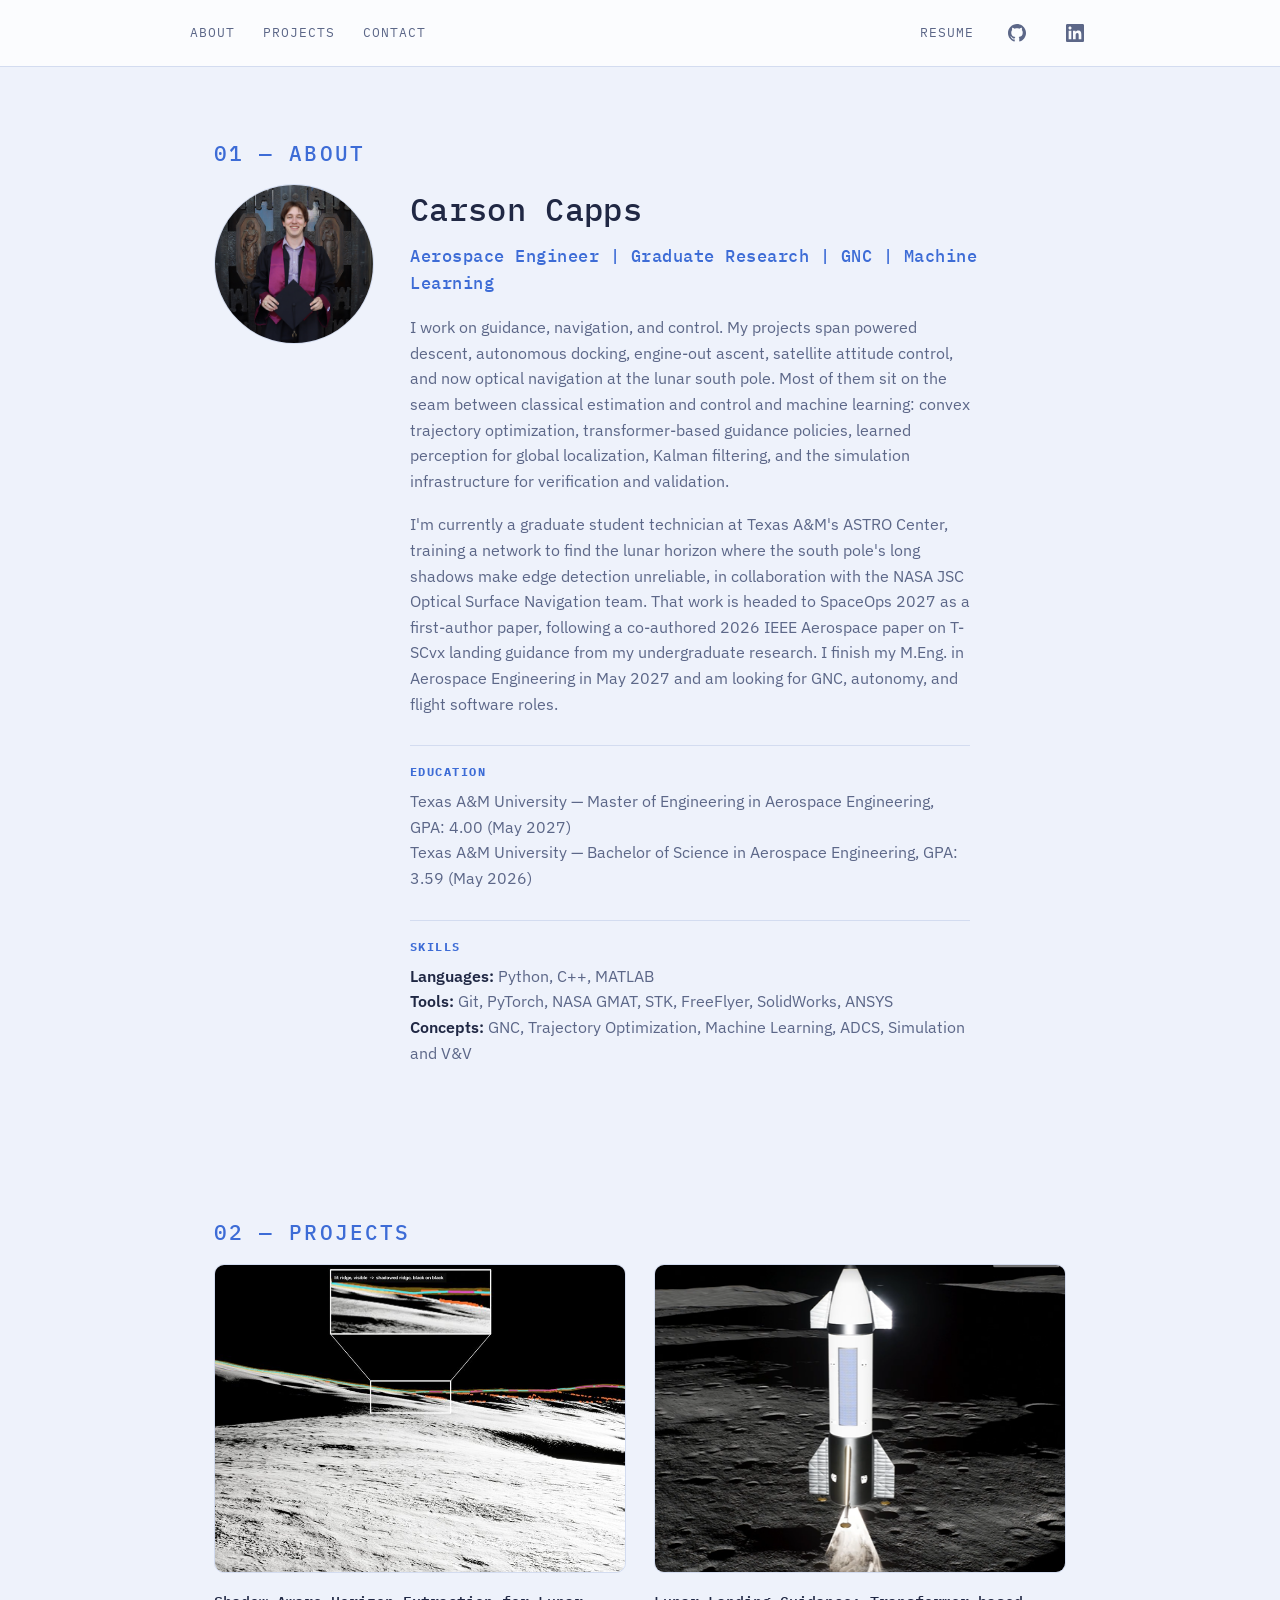
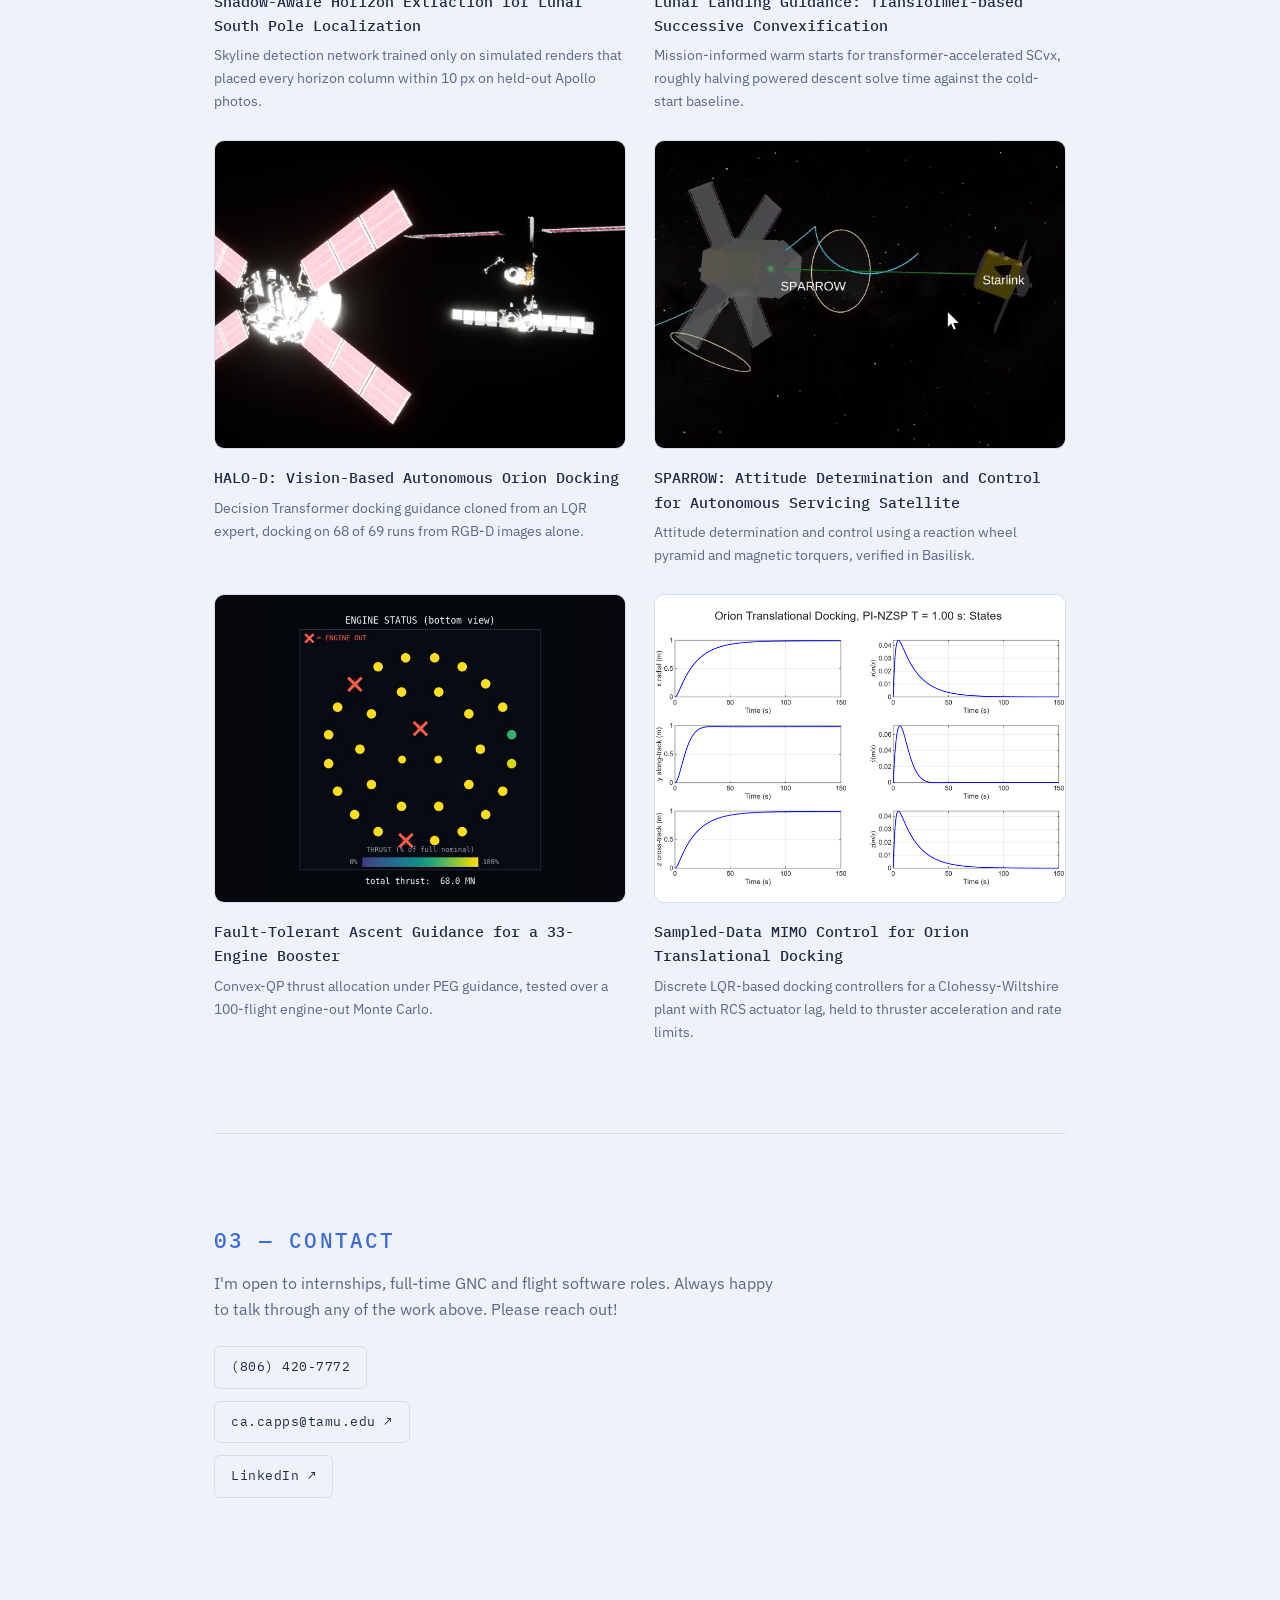
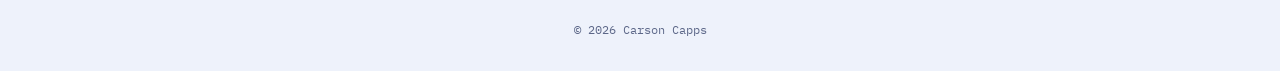
<file: index.html>
<!DOCTYPE html>
<html lang="en">
<head>
  <meta charset="UTF-8" />
  <meta name="viewport" content="width=device-width, initial-scale=1.0" />
  <title>Carson Capps</title>
  <meta name="description" content="Carson Capps: aerospace engineering portfolio featuring guidance, navigation, and control projects including lunar landing guidance, autonomous Orion docking, and satellite ADCS flight software." />

  <!-- Open Graph / social preview -->
  <meta property="og:type" content="website" />
  <meta property="og:title" content="Carson Capps" />
  <meta property="og:description" content="Aerospace engineering portfolio featuring guidance, navigation, and control projects including lunar landing guidance, autonomous Orion docking, and satellite ADCS flight software." />
  <meta property="og:url" content="https://cacapps.github.io/" />
  <meta property="og:image" content="https://cacapps.github.io/media/portraits/IMG_3804.JPG" />

  <!-- Twitter card -->
  <meta name="twitter:card" content="summary_large_image" />
  <meta name="twitter:title" content="Carson Capps" />
  <meta name="twitter:description" content="Aerospace engineering portfolio featuring guidance, navigation, and control projects including lunar landing guidance, autonomous Orion docking, and satellite ADCS flight software." />
  <meta name="twitter:image" content="https://cacapps.github.io/media/portraits/IMG_3804.JPG" />

  <link rel="icon" href="data:image/svg+xml,<svg xmlns=%22http://www.w3.org/2000/svg%22 viewBox=%220 0 100 100%22><rect width=%22100%22 height=%22100%22 rx=%2222%22 fill=%22%233d6cd6%22/><text x=%2250%22 y=%2268%22 font-family=%22monospace%22 font-size=%2242%22 font-weight=%22700%22 fill=%22%23ffffff%22 text-anchor=%22middle%22>CC</text></svg>" />

  <link rel="preconnect" href="https://fonts.googleapis.com" />
  <link rel="preconnect" href="https://fonts.gstatic.com" crossorigin />
  <link href="https://fonts.googleapis.com/css2?family=IBM+Plex+Mono:wght@300;400;500&family=IBM+Plex+Sans:ital,wght@0,300;0,400;0,600;1,300&display=swap" rel="stylesheet" />
  <link rel="stylesheet" href="css/style.css" />
</head>
<body>

  <nav>
    <div class="nav-inner">
      <div class="nav-group">
        <a href="#about">About</a>
        <a href="#projects">Projects</a>
        <a href="#contact">Contact</a>
      </div>
      <div class="nav-group">
        <a href="resume.pdf" download>Resume</a>
        <a class="icon-link" href="https://github.com/cacapps" target="_blank" rel="noopener" aria-label="GitHub">
          <svg viewBox="0 0 24 24" aria-hidden="true"><path d="M12 0c-6.626 0-12 5.373-12 12 0 5.302 3.438 9.8 8.207 11.387.599.111.793-.261.793-.577v-2.234c-3.338.726-4.033-1.416-4.033-1.416-.546-1.387-1.333-1.756-1.333-1.756-1.089-.745.083-.729.083-.729 1.205.084 1.839 1.237 1.839 1.237 1.07 1.834 2.807 1.304 3.492.997.107-.775.418-1.305.762-1.604-2.665-.305-5.467-1.334-5.467-5.931 0-1.311.469-2.381 1.236-3.221-.124-.303-.535-1.524.117-3.176 0 0 1.008-.322 3.301 1.23.957-.266 1.983-.399 3.003-.404 1.02.005 2.047.138 3.006.404 2.291-1.552 3.297-1.23 3.297-1.23.653 1.653.242 2.874.118 3.176.77.84 1.235 1.91 1.235 3.221 0 4.609-2.807 5.624-5.479 5.921.43.372.823 1.102.823 2.222v3.293c0 .319.192.694.801.576 4.765-1.589 8.199-6.086 8.199-11.386 0-6.627-5.373-12-12-12z"/></svg>
        </a>
        <a class="icon-link" href="https://www.linkedin.com/in/carson-capps/" target="_blank" rel="noopener" aria-label="LinkedIn">
          <svg viewBox="0 0 24 24" aria-hidden="true"><path d="M20.447 20.452h-3.554v-5.569c0-1.328-.027-3.037-1.852-3.037-1.853 0-2.136 1.445-2.136 2.939v5.667h-3.554V9h3.414v1.561h.049c.477-.9 1.637-1.85 3.37-1.85 3.601 0 4.267 2.37 4.267 5.455v6.286zM5.337 7.433c-1.144 0-2.063-.926-2.063-2.065 0-1.138.92-2.063 2.063-2.063 1.14 0 2.064.925 2.064 2.063 0 1.139-.925 2.065-2.064 2.065zm1.782 13.019H3.555V9h3.564v11.452zM22.225 0H1.771C.792 0 0 .774 0 1.729v20.542C0 23.227.792 24 1.771 24h20.451C23.2 24 24 23.227 24 22.271V1.729C24 .774 23.2 0 22.222 0h.003z"/></svg>
        </a>
      </div>
    </div>
  </nav>

  <div class="wrap">
    <section class="hero" id="about">
      <div class="section-label">01 — About</div>
      <div class="hero-grid">
        <div class="headshot">
          <img src="media/portraits/IMG_3804.JPG" alt="Carson Capps headshot" />
        </div>
        <div>
          <h1>Carson Capps</h1>

          <p class="tagline">Aerospace Engineer | Graduate Research | GNC | Machine Learning</p>

          <p class="bio">I work on guidance, navigation, and control. My projects span powered descent, autonomous docking, engine-out ascent, satellite attitude control, and now optical navigation at the lunar south pole. Most of them sit on the seam between classical estimation and control and machine learning: convex trajectory optimization, transformer-based guidance policies, learned perception for global localization, Kalman filtering, and the simulation infrastructure for verification and validation.</p>

          <p class="bio">I'm currently a graduate student technician at Texas A&amp;M's ASTRO Center, training a network to find the lunar horizon where the south pole's long shadows make edge detection unreliable, in collaboration with the NASA JSC Optical Surface Navigation team. That work is headed to SpaceOps 2027 as a first-author paper, following a co-authored 2026 IEEE Aerospace paper on T-SCvx landing guidance from my undergraduate research. I finish my M.Eng. in Aerospace Engineering in May 2027 and am looking for GNC, autonomy, and flight software roles.</p>

          <div class="about-block">
            <h3>Education</h3>
            <p>Texas A&amp;M University — Master of Engineering in Aerospace Engineering, GPA: 4.00 (May 2027)<br>
            Texas A&amp;M University — Bachelor of Science in Aerospace Engineering, GPA: 3.59 (May 2026)</p>
          </div>

          <div class="about-block">
            <h3>Skills</h3>
            <p><strong>Languages:</strong> Python, C++, MATLAB<br />
            <strong>Tools:</strong> Git, PyTorch, NASA GMAT, STK, FreeFlyer, SolidWorks, ANSYS<br />
            <strong>Concepts:</strong> GNC, Trajectory Optimization, Machine Learning, ADCS, Simulation and V&V</p>
          </div>
        </div>
      </div>
    </section>

    <section id="projects">
      <div class="section-label">02 — Projects</div>
      <div class="grid">
        <div class="project">
          <a class="project-link" href="projects/lunar-horizon.html">
            <div class="tile">
              <img src="media/lunar-horizon/thumbnail.jpg" alt="Lunar horizon navigation thumbnail" onerror="this.parentElement.classList.add('placeholder'); this.remove();" />
            </div>
            <h2>Shadow-Aware Horizon Extraction for Lunar South Pole Localization</h2>
          </a>
          <p>Skyline detection network trained only on simulated renders that placed every horizon column within 10 px on held-out Apollo photos.</p>
        </div>

        <div class="project">
          <a class="project-link" href="projects/lunar-landing.html">
            <div class="tile">
              <img src="media/lunar-landing/thumbnail.png" alt="Lunar Landing thumbnail" onerror="this.parentElement.classList.add('placeholder'); this.remove();" />
            </div>
            <h2>Lunar Landing Guidance: Transformer-based Successive Convexification</h2>
          </a>
          <p>Mission-informed warm starts for transformer-accelerated SCvx, roughly halving powered descent solve time against the cold-start baseline.</p>
        </div>

        <div class="project">
          <a class="project-link" href="projects/orion-docking.html">
            <div class="tile">
              <img src="media/orion-docking/thumbnail.png" alt="Orion Docking thumbnail" onerror="this.parentElement.classList.add('placeholder'); this.remove();" />
            </div>
            <h2>HALO-D: Vision-Based Autonomous Orion Docking</h2>
          </a>
          <p>Decision Transformer docking guidance cloned from an LQR expert, docking on 68 of 69 runs from RGB-D images alone.</p>
        </div>

        <div class="project">
          <a class="project-link" href="projects/sparrow-adcs.html">
            <div class="tile">
              <img src="media/auto-service-adcs/thumbnail.png" alt="SPARROW ADCS thumbnail" onerror="this.parentElement.classList.add('placeholder'); this.remove();" />
            </div>
            <h2>SPARROW: Attitude Determination and Control for Autonomous Servicing Satellite</h2>
          </a>
          <p>Attitude determination and control using a reaction wheel pyramid and magnetic torquers, verified in Basilisk.</p>
        </div>

        <div class="project">
          <a class="project-link" href="projects/engine-out-ascent.html">
            <div class="tile">
              <img src="media/engine-out-ascent/thumbnail-wide.png" alt="Engine-Out Ascent thumbnail" onerror="this.parentElement.classList.add('placeholder'); this.remove();" />
            </div>
            <h2>Fault-Tolerant Ascent Guidance for a 33-Engine Booster</h2>
          </a>
          <p>Convex-QP thrust allocation under PEG guidance, tested over a 100-flight engine-out Monte Carlo.</p>
        </div>

        <div class="project">
          <a class="project-link" href="projects/digital-docking-control.html">
            <div class="tile">
              <img src="media/digital-control/thumbnail.png" alt="Digital docking control thumbnail" onerror="this.parentElement.classList.add('placeholder'); this.remove();" />
            </div>
            <h2>Sampled-Data MIMO Control for Orion Translational Docking</h2>
          </a>
          <p>Discrete LQR-based docking controllers for a Clohessy-Wiltshire plant with RCS actuator lag, held to thruster acceleration and rate limits.</p>
        </div>
      </div>
    </section>

    <section id="contact">
      <div class="section-label">03 — Contact</div>
      <p class="contact-text">I'm open to internships, full-time GNC and flight software roles. Always happy to talk through any of the work above. Please reach out!</p>
      <div class="links-row">
        <a class="btn" href="tel:+18064207772">(806) 420-7772</a>
        <a class="btn" href="mailto:ca.capps@tamu.edu">ca.capps@tamu.edu ↗</a>
        <a class="btn" href="https://www.linkedin.com/in/carson-capps/" target="_blank" rel="noopener">LinkedIn ↗</a>
      </div>
    </section>
  </div>

  <footer>© <span id="year"></span> Carson Capps</footer>

  <script>
    document.getElementById('year').textContent = new Date().getFullYear();
  </script>
</body>
</html>
</file>
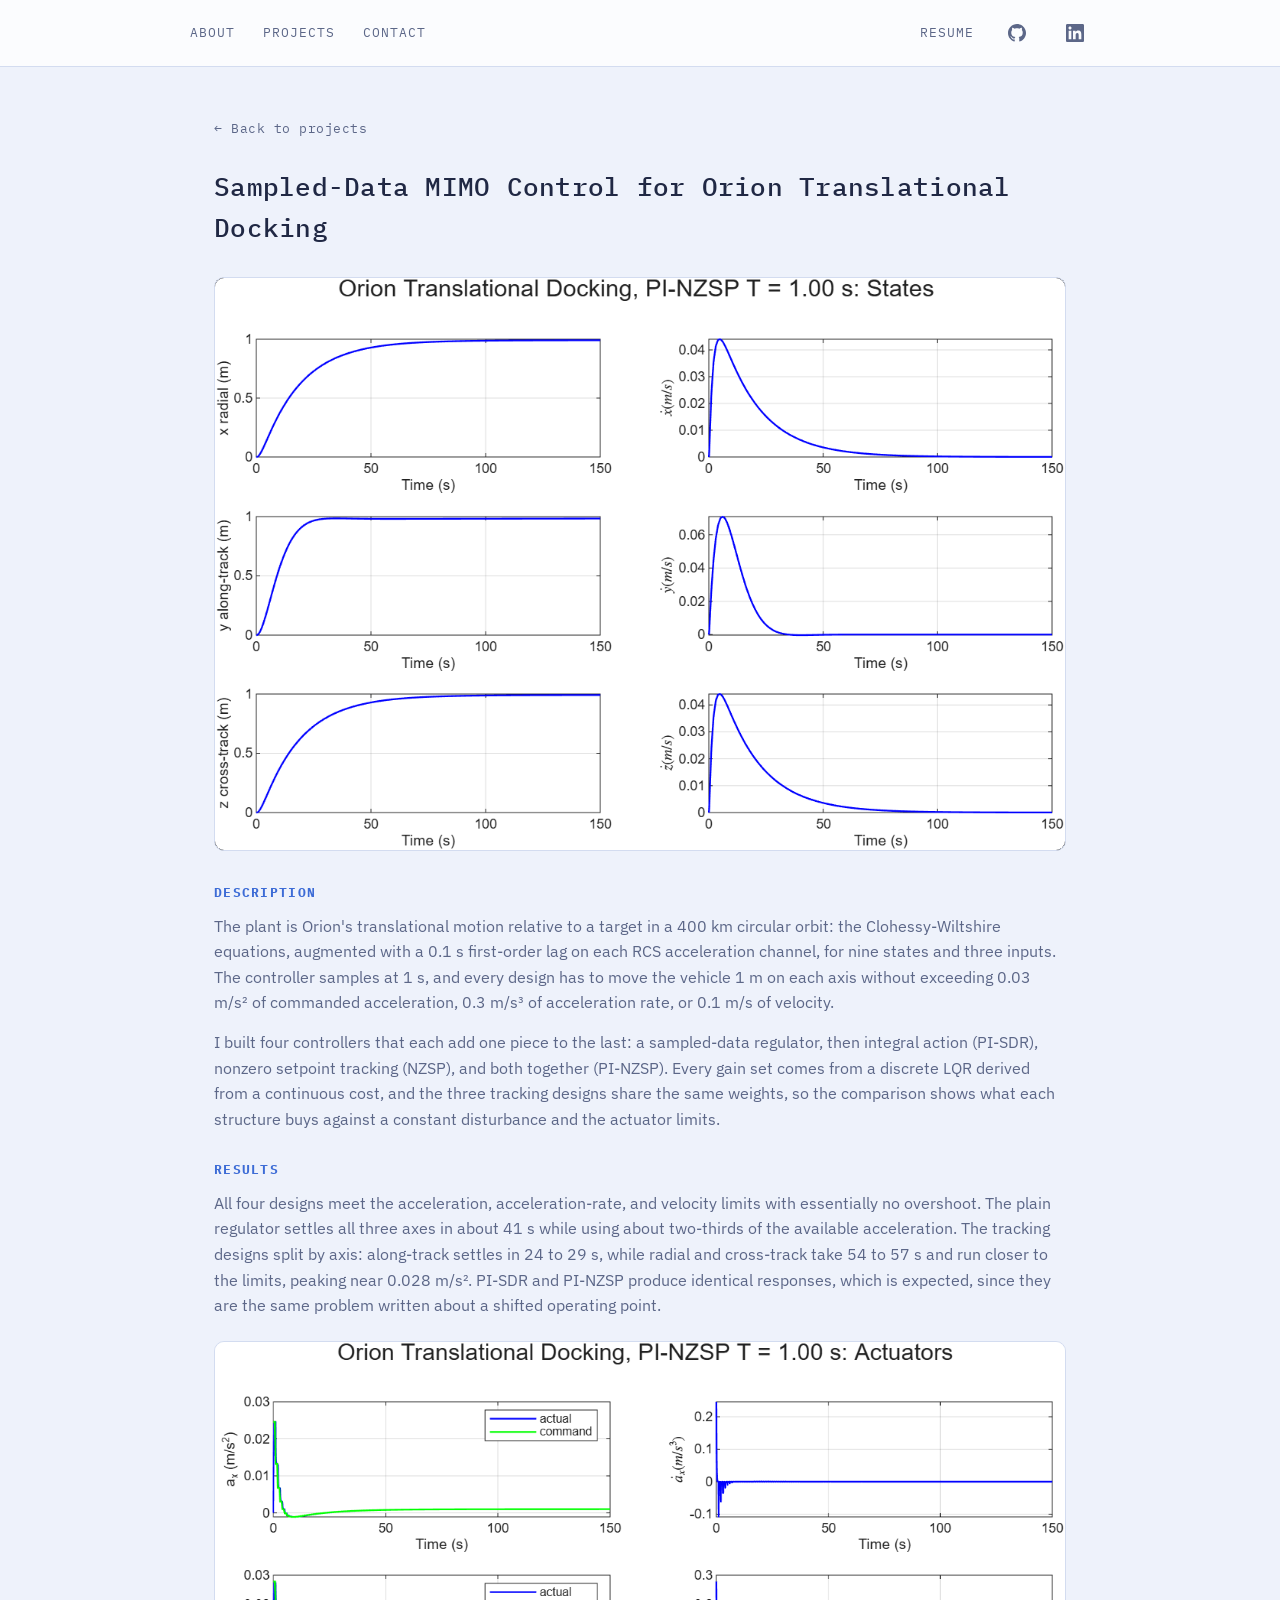
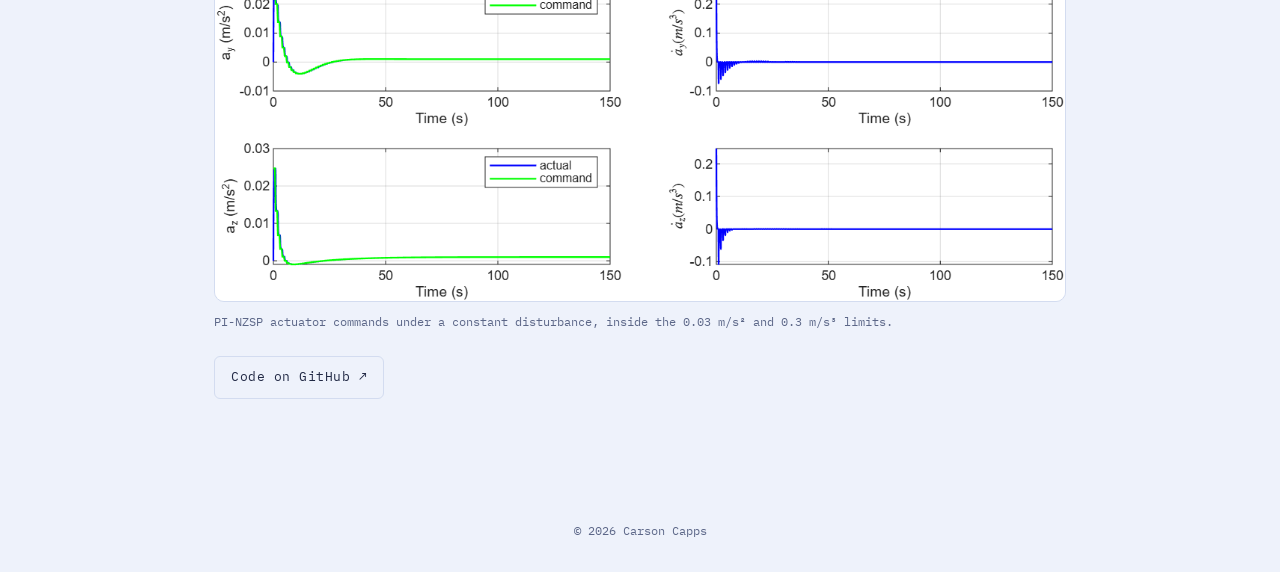
<file: projects/digital-docking-control.html>
<!DOCTYPE html>
<html lang="en">
<head>
  <meta charset="UTF-8" />
  <meta name="viewport" content="width=device-width, initial-scale=1.0" />
  <title>Digital Docking Control — Carson Capps</title>
  <meta name="description" content="Sampled-data MIMO controllers for Orion translational docking on a Clohessy-Wiltshire plant with RCS actuator lag." />
  <link rel="icon" href="data:image/svg+xml,<svg xmlns=%22http://www.w3.org/2000/svg%22 viewBox=%220 0 100 100%22><rect width=%22100%22 height=%22100%22 rx=%2222%22 fill=%22%233d6cd6%22/><text x=%2250%22 y=%2268%22 font-family=%22monospace%22 font-size=%2242%22 font-weight=%22700%22 fill=%22%23ffffff%22 text-anchor=%22middle%22>CC</text></svg>" />

  <link rel="preconnect" href="https://fonts.googleapis.com" />
  <link rel="preconnect" href="https://fonts.gstatic.com" crossorigin />
  <link href="https://fonts.googleapis.com/css2?family=IBM+Plex+Mono:wght@300;400;500&family=IBM+Plex+Sans:ital,wght@0,300;0,400;0,600;1,300&display=swap" rel="stylesheet" />
  <link rel="stylesheet" href="../css/style.css" />
</head>
<body>

  <nav>
    <div class="nav-inner">
      <div class="nav-group">
        <a href="../index.html#about">About</a>
        <a href="../index.html#projects">Projects</a>
        <a href="../index.html#contact">Contact</a>
      </div>
      <div class="nav-group">
        <a href="../resume.pdf" download>Resume</a>
        <a class="icon-link" href="https://github.com/cacapps" target="_blank" rel="noopener" aria-label="GitHub">
          <svg viewBox="0 0 24 24" aria-hidden="true"><path d="M12 0c-6.626 0-12 5.373-12 12 0 5.302 3.438 9.8 8.207 11.387.599.111.793-.261.793-.577v-2.234c-3.338.726-4.033-1.416-4.033-1.416-.546-1.387-1.333-1.756-1.333-1.756-1.089-.745.083-.729.083-.729 1.205.084 1.839 1.237 1.839 1.237 1.07 1.834 2.807 1.304 3.492.997.107-.775.418-1.305.762-1.604-2.665-.305-5.467-1.334-5.467-5.931 0-1.311.469-2.381 1.236-3.221-.124-.303-.535-1.524.117-3.176 0 0 1.008-.322 3.301 1.23.957-.266 1.983-.399 3.003-.404 1.02.005 2.047.138 3.006.404 2.291-1.552 3.297-1.23 3.297-1.23.653 1.653.242 2.874.118 3.176.77.84 1.235 1.91 1.235 3.221 0 4.609-2.807 5.624-5.479 5.921.43.372.823 1.102.823 2.222v3.293c0 .319.192.694.801.576 4.765-1.589 8.199-6.086 8.199-11.386 0-6.627-5.373-12-12-12z"/></svg>
        </a>
        <a class="icon-link" href="https://www.linkedin.com/in/carson-capps/" target="_blank" rel="noopener" aria-label="LinkedIn">
          <svg viewBox="0 0 24 24" aria-hidden="true"><path d="M20.447 20.452h-3.554v-5.569c0-1.328-.027-3.037-1.852-3.037-1.853 0-2.136 1.445-2.136 2.939v5.667h-3.554V9h3.414v1.561h.049c.477-.9 1.637-1.85 3.37-1.85 3.601 0 4.267 2.37 4.267 5.455v6.286zM5.337 7.433c-1.144 0-2.063-.926-2.063-2.065 0-1.138.92-2.063 2.063-2.063 1.14 0 2.064.925 2.064 2.063 0 1.139-.925 2.065-2.064 2.065zm1.782 13.019H3.555V9h3.564v11.452zM22.225 0H1.771C.792 0 0 .774 0 1.729v20.542C0 23.227.792 24 1.771 24h20.451C23.2 24 24 23.227 24 22.271V1.729C24 .774 23.2 0 22.222 0h.003z"/></svg>
        </a>
      </div>
    </div>
  </nav>

  <div class="wrap">
    <section class="project-detail">
      <a class="back-link" href="../index.html#projects">← Back to projects</a>
      <h1>Sampled-Data MIMO Control for Orion Translational Docking</h1>

      <div class="video-card image-card">
        <img src="../media/digital-control/pinzsp-states.png" alt="PI-NZSP state response: radial, along-track, and cross-track position and velocity for a 1 m step on each axis over 150 s" />
      </div>

      <h2>Description</h2>
      <p>The plant is Orion's translational motion relative to a target in a 400 km circular orbit: the Clohessy-Wiltshire equations, augmented with a 0.1 s first-order lag on each RCS acceleration channel, for nine states and three inputs. The controller samples at 1 s, and every design has to move the vehicle 1 m on each axis without exceeding 0.03 m/s² of commanded acceleration, 0.3 m/s³ of acceleration rate, or 0.1 m/s of velocity.</p>

      <p>I built four controllers that each add one piece to the last: a sampled-data regulator, then integral action (PI-SDR), nonzero setpoint tracking (NZSP), and both together (PI-NZSP). Every gain set comes from a discrete LQR derived from a continuous cost, and the three tracking designs share the same weights, so the comparison shows what each structure buys against a constant disturbance and the actuator limits.</p>

      <h2>Results</h2>
      <p>All four designs meet the acceleration, acceleration-rate, and velocity limits with essentially no overshoot. The plain regulator settles all three axes in about 41 s while using about two-thirds of the available acceleration. The tracking designs split by axis: along-track settles in 24 to 29 s, while radial and cross-track take 54 to 57 s and run closer to the limits, peaking near 0.028 m/s². PI-SDR and PI-NZSP produce identical responses, which is expected, since they are the same problem written about a shifted operating point.</p>

      <figure class="figure">
        <img src="../media/digital-control/pinzsp-actuators.png" alt="PI-NZSP actuator response: commanded and actual acceleration and acceleration rate on each axis, staying inside the 0.03 m/s² and 0.3 m/s³ limits" />
        <figcaption class="citation">PI-NZSP actuator commands under a constant disturbance, inside the 0.03 m/s² and 0.3 m/s³ limits.</figcaption>
      </figure>

      <div class="links-row">
        <a class="btn" href="https://github.com/cacapps/orion-docking-digital-control" target="_blank" rel="noopener">Code on GitHub ↗</a>
      </div>
    </section>
  </div>

  <footer>© <span id="year"></span> Carson Capps</footer>

  <script>
    document.getElementById('year').textContent = new Date().getFullYear();
  </script>
</body>
</html>
</file>
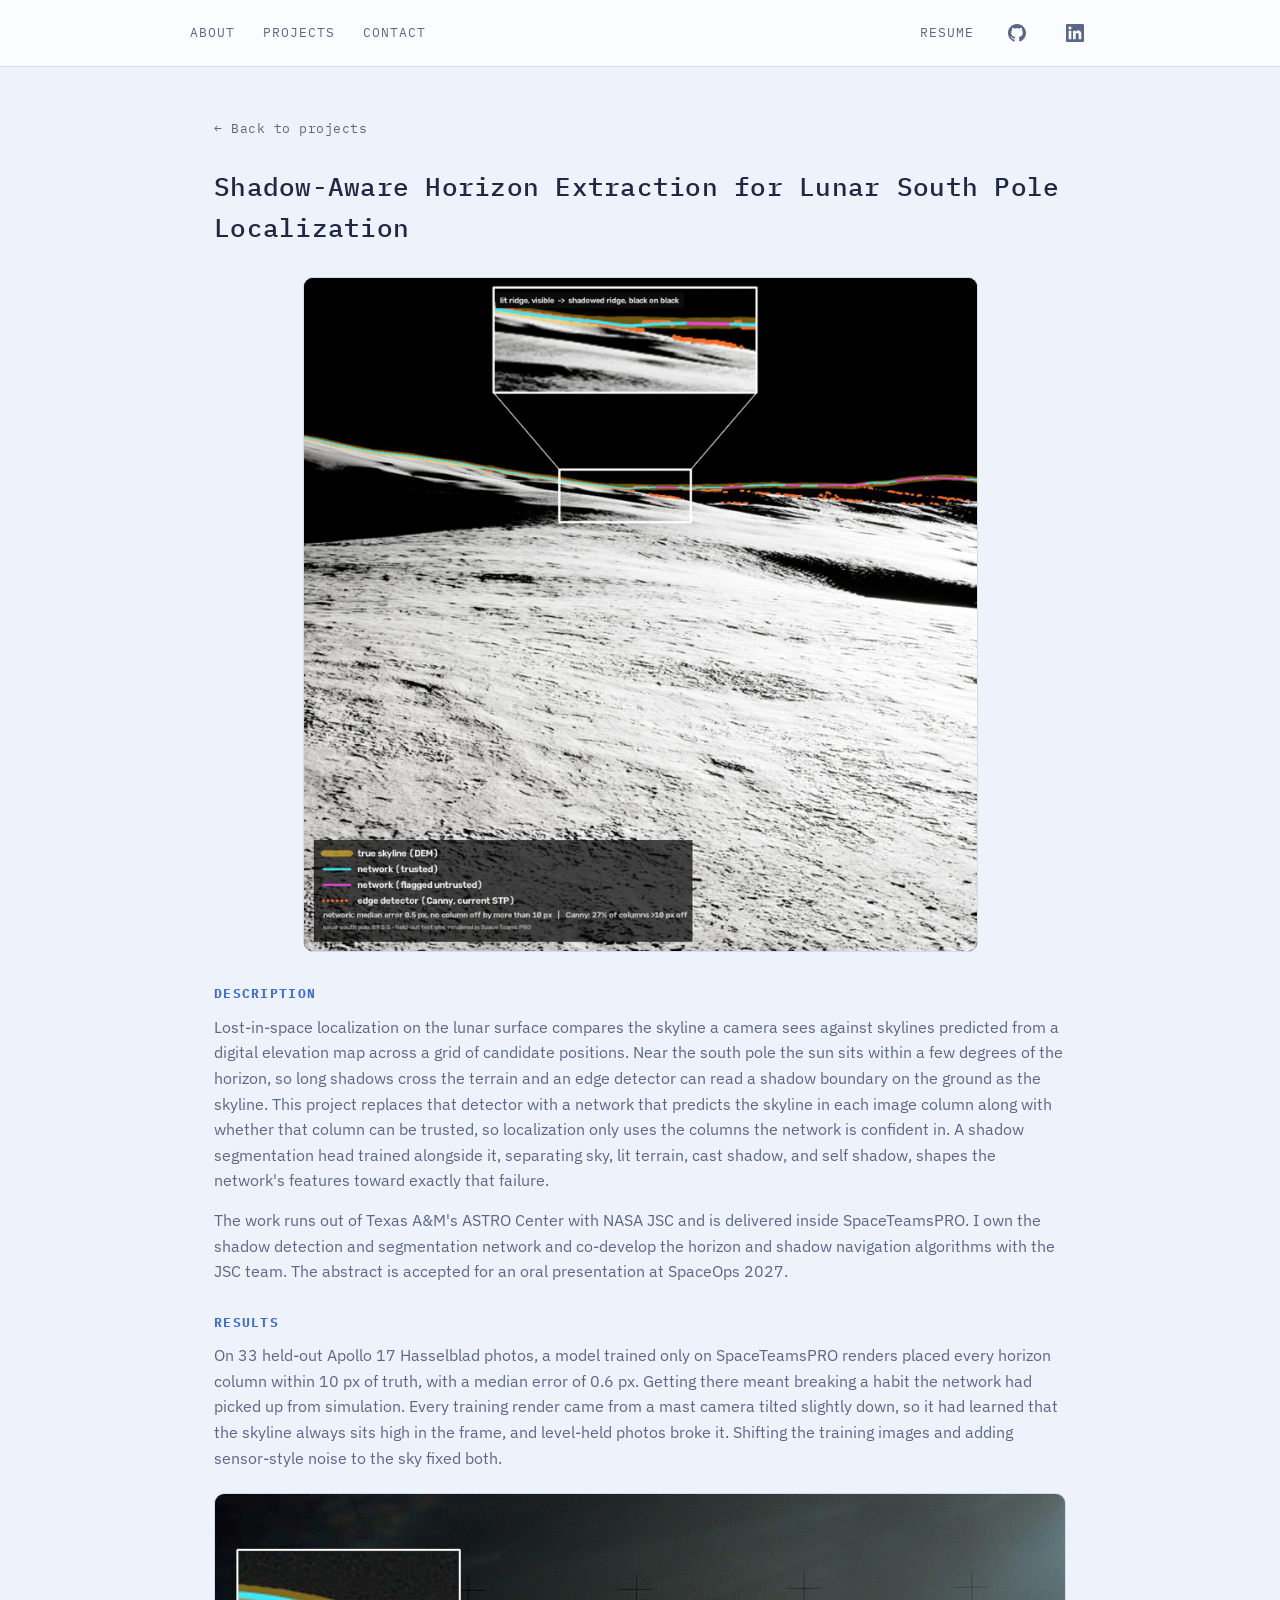
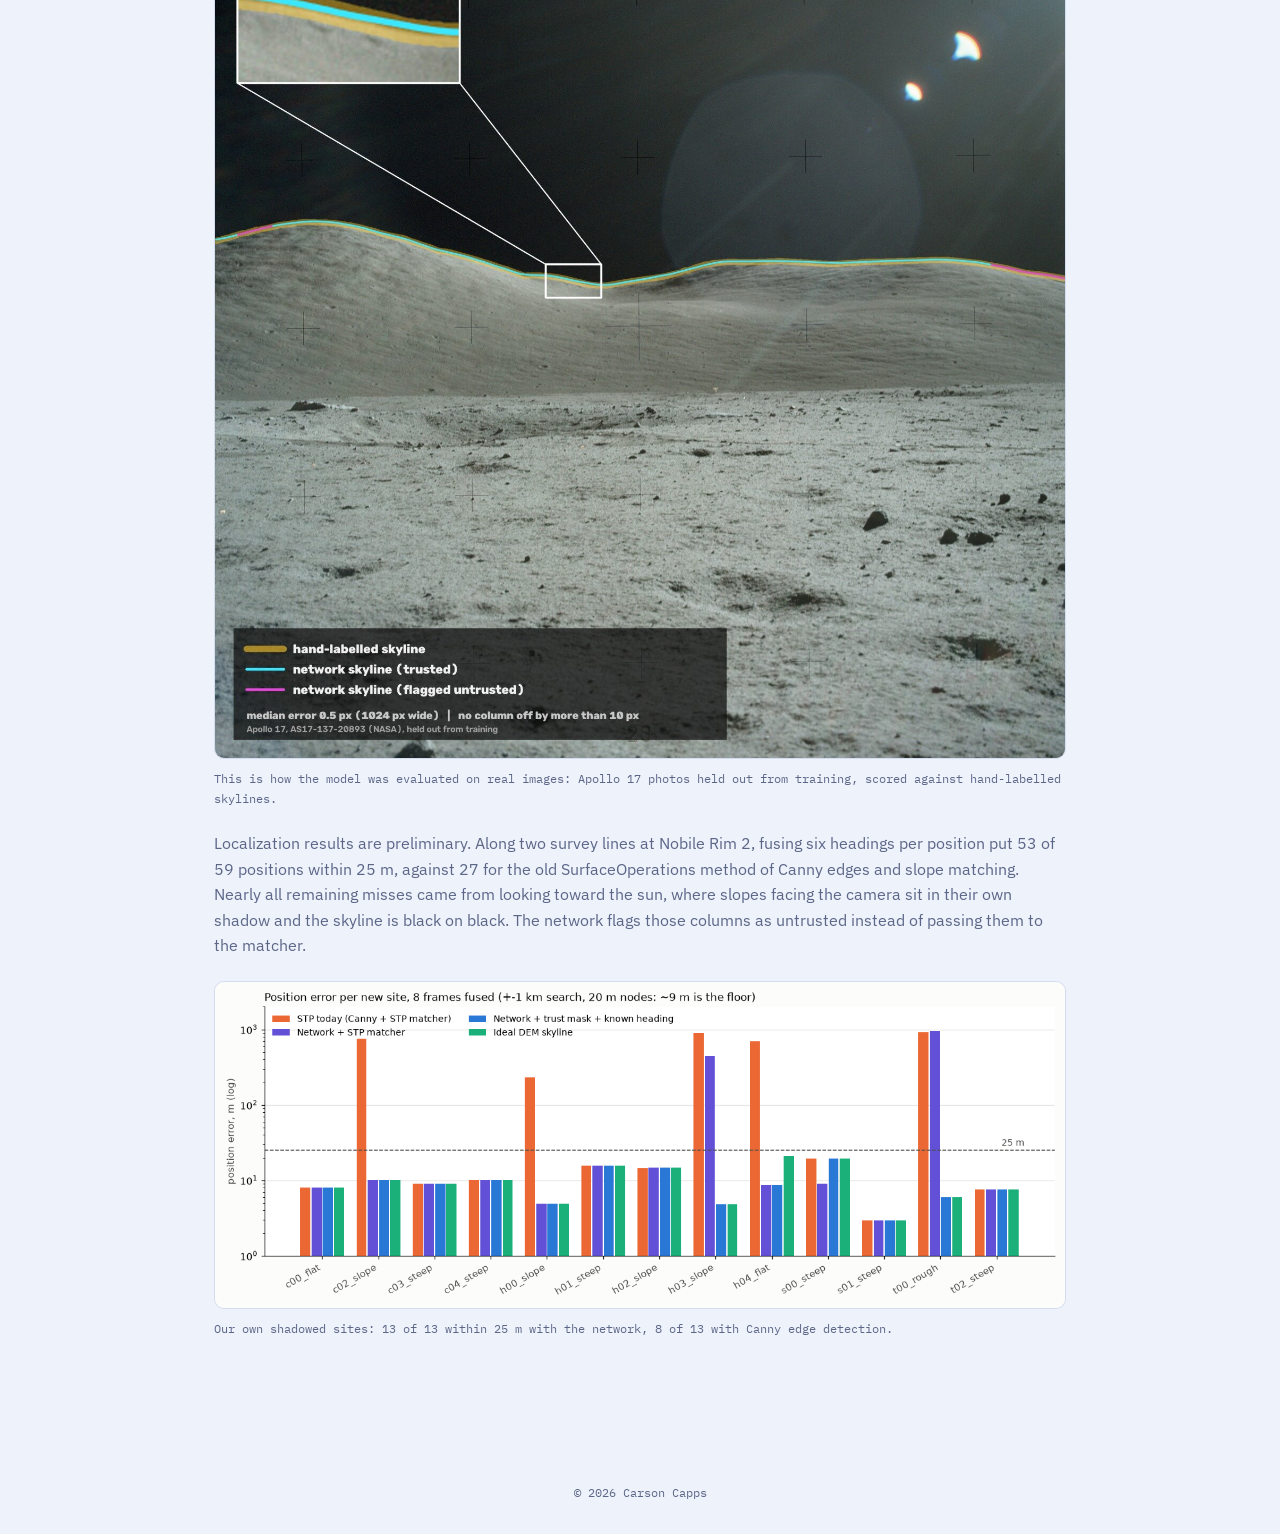
<file: projects/lunar-horizon.html>
<!DOCTYPE html>
<html lang="en">
<head>
  <meta charset="UTF-8" />
  <meta name="viewport" content="width=device-width, initial-scale=1.0" />
  <title>Lunar Horizon Navigation — Carson Capps</title>
  <meta name="description" content="Shadow-aware skyline detection for lost-in-space localization near the lunar south pole." />
  <link rel="icon" href="data:image/svg+xml,<svg xmlns=%22http://www.w3.org/2000/svg%22 viewBox=%220 0 100 100%22><rect width=%22100%22 height=%22100%22 rx=%2222%22 fill=%22%233d6cd6%22/><text x=%2250%22 y=%2268%22 font-family=%22monospace%22 font-size=%2242%22 font-weight=%22700%22 fill=%22%23ffffff%22 text-anchor=%22middle%22>CC</text></svg>" />

  <link rel="preconnect" href="https://fonts.googleapis.com" />
  <link rel="preconnect" href="https://fonts.gstatic.com" crossorigin />
  <link href="https://fonts.googleapis.com/css2?family=IBM+Plex+Mono:wght@300;400;500&family=IBM+Plex+Sans:ital,wght@0,300;0,400;0,600;1,300&display=swap" rel="stylesheet" />
  <link rel="stylesheet" href="../css/style.css" />
</head>
<body>

  <nav>
    <div class="nav-inner">
      <div class="nav-group">
        <a href="../index.html#about">About</a>
        <a href="../index.html#projects">Projects</a>
        <a href="../index.html#contact">Contact</a>
      </div>
      <div class="nav-group">
        <a href="../resume.pdf" download>Resume</a>
        <a class="icon-link" href="https://github.com/cacapps" target="_blank" rel="noopener" aria-label="GitHub">
          <svg viewBox="0 0 24 24" aria-hidden="true"><path d="M12 0c-6.626 0-12 5.373-12 12 0 5.302 3.438 9.8 8.207 11.387.599.111.793-.261.793-.577v-2.234c-3.338.726-4.033-1.416-4.033-1.416-.546-1.387-1.333-1.756-1.333-1.756-1.089-.745.083-.729.083-.729 1.205.084 1.839 1.237 1.839 1.237 1.07 1.834 2.807 1.304 3.492.997.107-.775.418-1.305.762-1.604-2.665-.305-5.467-1.334-5.467-5.931 0-1.311.469-2.381 1.236-3.221-.124-.303-.535-1.524.117-3.176 0 0 1.008-.322 3.301 1.23.957-.266 1.983-.399 3.003-.404 1.02.005 2.047.138 3.006.404 2.291-1.552 3.297-1.23 3.297-1.23.653 1.653.242 2.874.118 3.176.77.84 1.235 1.91 1.235 3.221 0 4.609-2.807 5.624-5.479 5.921.43.372.823 1.102.823 2.222v3.293c0 .319.192.694.801.576 4.765-1.589 8.199-6.086 8.199-11.386 0-6.627-5.373-12-12-12z"/></svg>
        </a>
        <a class="icon-link" href="https://www.linkedin.com/in/carson-capps/" target="_blank" rel="noopener" aria-label="LinkedIn">
          <svg viewBox="0 0 24 24" aria-hidden="true"><path d="M20.447 20.452h-3.554v-5.569c0-1.328-.027-3.037-1.852-3.037-1.853 0-2.136 1.445-2.136 2.939v5.667h-3.554V9h3.414v1.561h.049c.477-.9 1.637-1.85 3.37-1.85 3.601 0 4.267 2.37 4.267 5.455v6.286zM5.337 7.433c-1.144 0-2.063-.926-2.063-2.065 0-1.138.92-2.063 2.063-2.063 1.14 0 2.064.925 2.064 2.063 0 1.139-.925 2.065-2.064 2.065zm1.782 13.019H3.555V9h3.564v11.452zM22.225 0H1.771C.792 0 0 .774 0 1.729v20.542C0 23.227.792 24 1.771 24h20.451C23.2 24 24 23.227 24 22.271V1.729C24 .774 23.2 0 22.222 0h.003z"/></svg>
        </a>
      </div>
    </div>
  </nav>

  <div class="wrap">
    <section class="project-detail">
      <a class="back-link" href="../index.html#projects">← Back to projects</a>
      <h1>Shadow-Aware Horizon Extraction for Lunar South Pole Localization</h1>

      <div class="video-card image-card">
        <img src="../media/lunar-horizon/southpole-skyline.jpg" alt="SpaceTeamsPRO render of a held-out lunar south pole site where a lit ridge turns into a shadowed ridge, comparing the true DEM skyline, the network's skyline, and a Canny edge detector that drops onto shadow boundaries below the ridge" />
      </div>

      <h2>Description</h2>
      <p>Lost-in-space localization on the lunar surface compares the skyline a camera sees against skylines predicted from a digital elevation map across a grid of candidate positions. Near the south pole the sun sits within a few degrees of the horizon, so long shadows cross the terrain and an edge detector can read a shadow boundary on the ground as the skyline. This project replaces that detector with a network that predicts the skyline in each image column along with whether that column can be trusted, so localization only uses the columns the network is confident in. A shadow segmentation head trained alongside it, separating sky, lit terrain, cast shadow, and self shadow, shapes the network's features toward exactly that failure.</p>

      <p>The work runs out of Texas A&amp;M's ASTRO Center with NASA JSC and is delivered inside SpaceTeamsPRO. I own the shadow detection and segmentation network and co-develop the horizon and shadow navigation algorithms with the JSC team. The abstract is accepted for an oral presentation at SpaceOps 2027.</p>

      <h2>Results</h2>
      <p>On 33 held-out Apollo 17 Hasselblad photos, a model trained only on SpaceTeamsPRO renders placed every horizon column within 10 px of truth, with a median error of 0.6 px. Getting there meant breaking a habit the network had picked up from simulation. Every training render came from a mast camera tilted slightly down, so it had learned that the skyline always sits high in the frame, and level-held photos broke it. Shifting the training images and adding sensor-style noise to the sky fixed both.</p>

      <figure class="figure">
        <img src="../media/lunar-horizon/apollo-skyline.jpg" alt="Apollo 17 photo AS17-137-20893 with sun flare, showing the hand-labelled skyline and the network's predicted skyline lying on top of it" />
        <figcaption class="citation">This is how the model was evaluated on real images: Apollo 17 photos held out from training, scored against hand-labelled skylines.</figcaption>
      </figure>

      <p>Localization results are preliminary. Along two survey lines at Nobile Rim 2, fusing six headings per position put 53 of 59 positions within 25 m, against 27 for the old SurfaceOperations method of Canny edges and slope matching. Nearly all remaining misses came from looking toward the sun, where slopes facing the camera sit in their own shadow and the skyline is black on black. The network flags those columns as untrusted instead of passing them to the matcher.</p>

      <figure class="figure">
        <img src="../media/lunar-horizon/site_errors.png" alt="Bar chart of fused position error at 13 simulated south pole sites for Canny edge detection, the network, and the ideal elevation-map skyline" />
        <figcaption class="citation">Our own shadowed sites: 13 of 13 within 25 m with the network, 8 of 13 with Canny edge detection.</figcaption>
      </figure>
    </section>
  </div>

  <footer>© <span id="year"></span> Carson Capps</footer>

  <script>
    document.getElementById('year').textContent = new Date().getFullYear();
  </script>
</body>
</html>
</file>
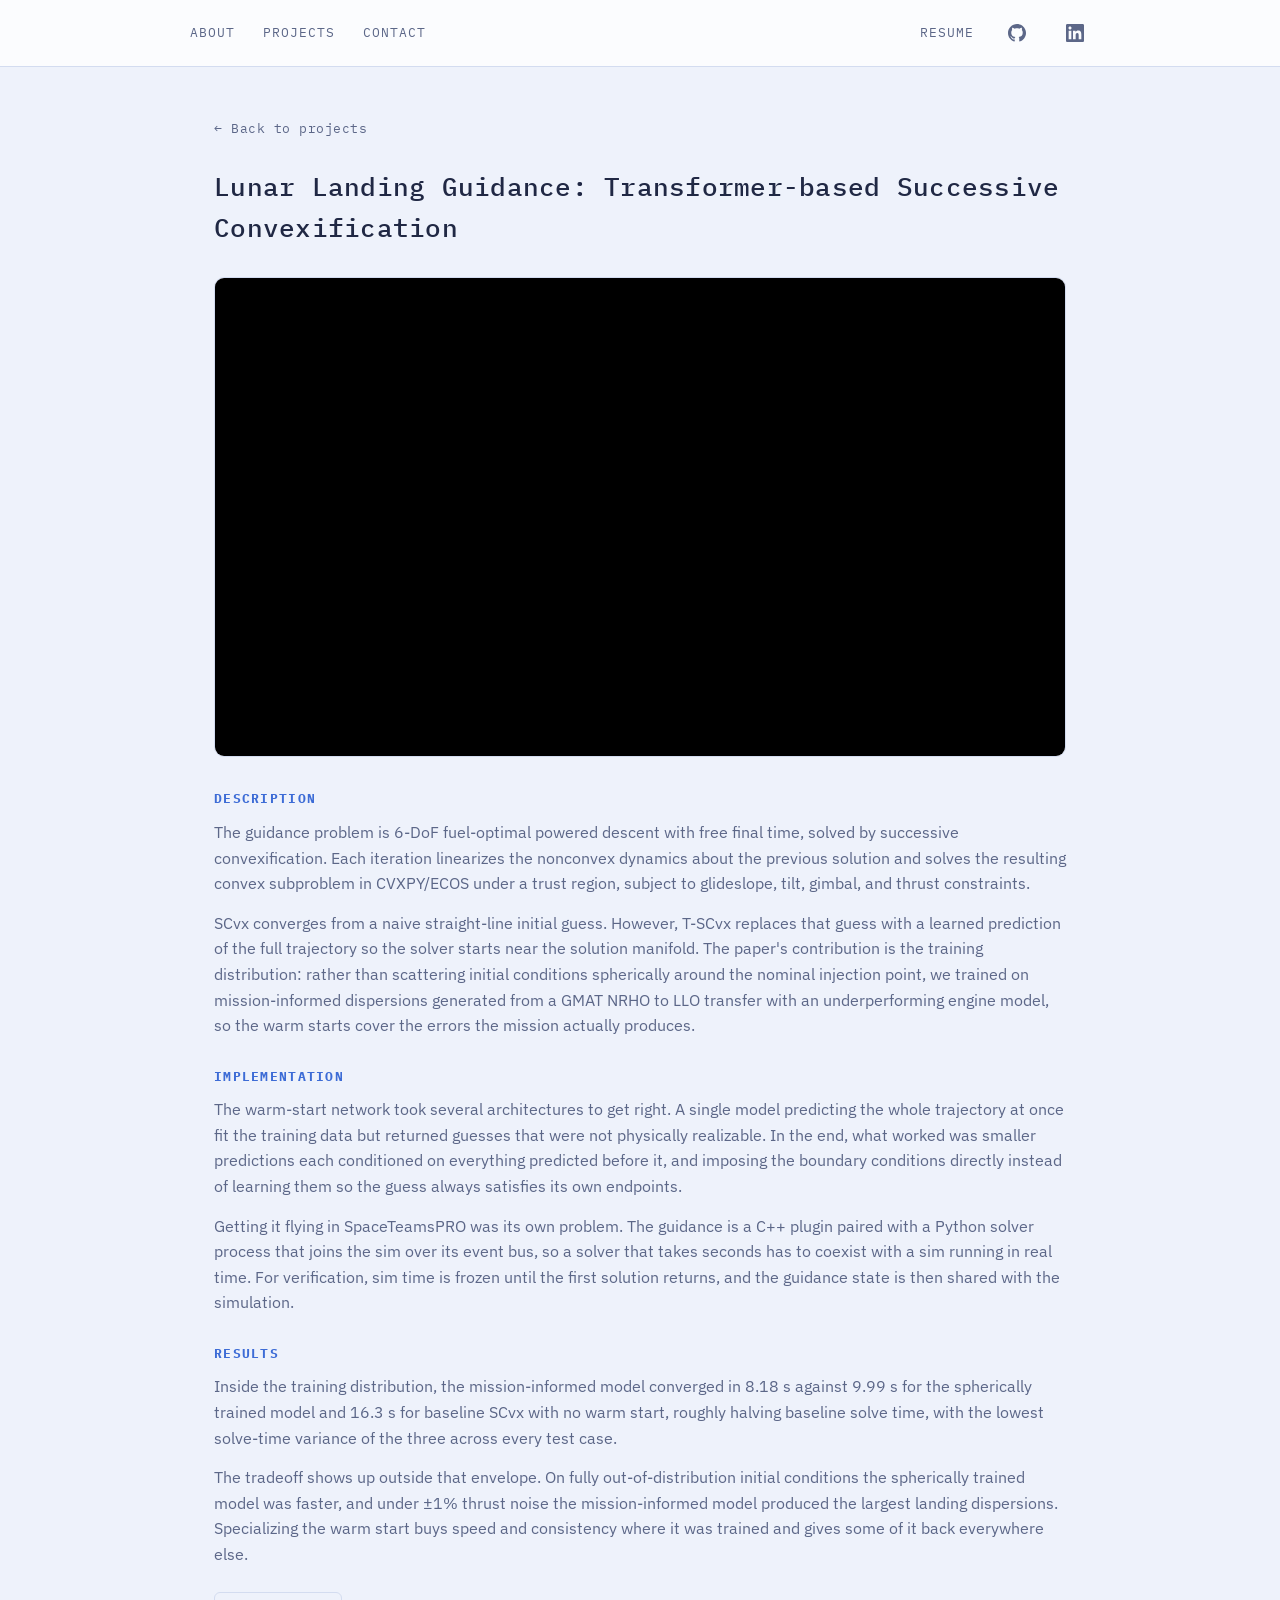
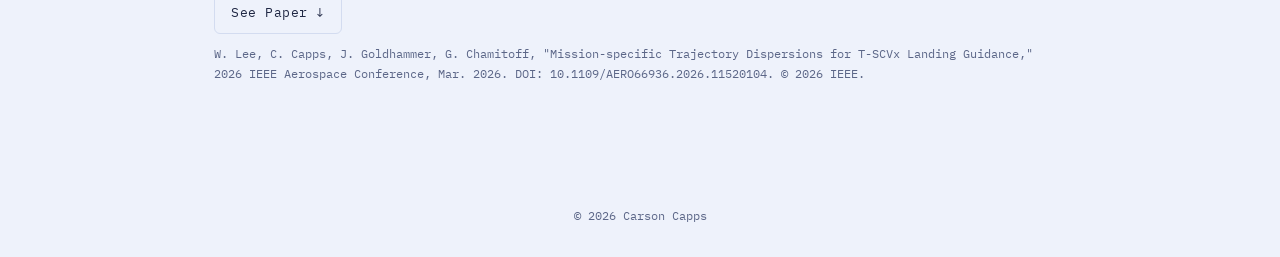
<file: projects/lunar-landing.html>
<!DOCTYPE html>
<html lang="en">
<head>
  <meta charset="UTF-8" />
  <meta name="viewport" content="width=device-width, initial-scale=1.0" />
  <title>Lunar Landing Guidance — Carson Capps</title>
  <meta name="description" content="Lunar landing guidance using transformer-based successive convexification for GNC." />
  <link rel="icon" href="data:image/svg+xml,<svg xmlns=%22http://www.w3.org/2000/svg%22 viewBox=%220 0 100 100%22><rect width=%22100%22 height=%22100%22 rx=%2222%22 fill=%22%233d6cd6%22/><text x=%2250%22 y=%2268%22 font-family=%22monospace%22 font-size=%2242%22 font-weight=%22700%22 fill=%22%23ffffff%22 text-anchor=%22middle%22>CC</text></svg>" />

  <link rel="preconnect" href="https://fonts.googleapis.com" />
  <link rel="preconnect" href="https://fonts.gstatic.com" crossorigin />
  <link href="https://fonts.googleapis.com/css2?family=IBM+Plex+Mono:wght@300;400;500&family=IBM+Plex+Sans:ital,wght@0,300;0,400;0,600;1,300&display=swap" rel="stylesheet" />
  <link rel="stylesheet" href="../css/style.css" />
</head>
<body>

  <nav>
    <div class="nav-inner">
      <div class="nav-group">
        <a href="../index.html#about">About</a>
        <a href="../index.html#projects">Projects</a>
        <a href="../index.html#contact">Contact</a>
      </div>
      <div class="nav-group">
        <a href="../resume.pdf" download>Resume</a>
        <a class="icon-link" href="https://github.com/cacapps" target="_blank" rel="noopener" aria-label="GitHub">
          <svg viewBox="0 0 24 24" aria-hidden="true"><path d="M12 0c-6.626 0-12 5.373-12 12 0 5.302 3.438 9.8 8.207 11.387.599.111.793-.261.793-.577v-2.234c-3.338.726-4.033-1.416-4.033-1.416-.546-1.387-1.333-1.756-1.333-1.756-1.089-.745.083-.729.083-.729 1.205.084 1.839 1.237 1.839 1.237 1.07 1.834 2.807 1.304 3.492.997.107-.775.418-1.305.762-1.604-2.665-.305-5.467-1.334-5.467-5.931 0-1.311.469-2.381 1.236-3.221-.124-.303-.535-1.524.117-3.176 0 0 1.008-.322 3.301 1.23.957-.266 1.983-.399 3.003-.404 1.02.005 2.047.138 3.006.404 2.291-1.552 3.297-1.23 3.297-1.23.653 1.653.242 2.874.118 3.176.77.84 1.235 1.91 1.235 3.221 0 4.609-2.807 5.624-5.479 5.921.43.372.823 1.102.823 2.222v3.293c0 .319.192.694.801.576 4.765-1.589 8.199-6.086 8.199-11.386 0-6.627-5.373-12-12-12z"/></svg>
        </a>
        <a class="icon-link" href="https://www.linkedin.com/in/carson-capps/" target="_blank" rel="noopener" aria-label="LinkedIn">
          <svg viewBox="0 0 24 24" aria-hidden="true"><path d="M20.447 20.452h-3.554v-5.569c0-1.328-.027-3.037-1.852-3.037-1.853 0-2.136 1.445-2.136 2.939v5.667h-3.554V9h3.414v1.561h.049c.477-.9 1.637-1.85 3.37-1.85 3.601 0 4.267 2.37 4.267 5.455v6.286zM5.337 7.433c-1.144 0-2.063-.926-2.063-2.065 0-1.138.92-2.063 2.063-2.063 1.14 0 2.064.925 2.064 2.063 0 1.139-.925 2.065-2.064 2.065zm1.782 13.019H3.555V9h3.564v11.452zM22.225 0H1.771C.792 0 0 .774 0 1.729v20.542C0 23.227.792 24 1.771 24h20.451C23.2 24 24 23.227 24 22.271V1.729C24 .774 23.2 0 22.222 0h.003z"/></svg>
        </a>
      </div>
    </div>
  </nav>

  <div class="wrap">
    <section class="project-detail">
      <a class="back-link" href="../index.html#projects">← Back to projects</a>
      <h1>Lunar Landing Guidance: Transformer-based Successive Convexification</h1>

      <div class="video-card">
        <div class="video-embed">
          <iframe src="https://www.youtube-nocookie.com/embed/_eQwd2o3hTM" title="Lunar Landing Guidance" allow="accelerometer; autoplay; clipboard-write; encrypted-media; gyroscope; picture-in-picture" allowfullscreen></iframe>
        </div>
      </div>

      <h2>Description</h2>
      <p>The guidance problem is 6-DoF fuel-optimal powered descent with free final time, solved by successive convexification. Each iteration linearizes the nonconvex dynamics about the previous solution and solves the resulting convex subproblem in CVXPY/ECOS under a trust region, subject to glideslope, tilt, gimbal, and thrust constraints.</p>

      <p>SCvx converges from a naive straight-line initial guess. However, T-SCvx replaces that guess with a learned prediction of the full trajectory so the solver starts near the solution manifold. The paper's contribution is the training distribution: rather than scattering initial conditions spherically around the nominal injection point, we trained on mission-informed dispersions generated from a GMAT NRHO to LLO transfer with an underperforming engine model, so the warm starts cover the errors the mission actually produces.</p>

      <h2>Implementation</h2>
      <p>The warm-start network took several architectures to get right. A single model predicting the whole trajectory at once fit the training data but returned guesses that were not physically realizable. In the end, what worked was smaller predictions each conditioned on everything predicted before it, and imposing the boundary conditions directly instead of learning them so the guess always satisfies its own endpoints.</p>

      <p>Getting it flying in SpaceTeamsPRO was its own problem. The guidance is a C++ plugin paired with a Python solver process that joins the sim over its event bus, so a solver that takes seconds has to coexist with a sim running in real time. For verification, sim time is frozen until the first solution returns, and the guidance state is then shared with the simulation.</p>

      <h2>Results</h2>
      <p>Inside the training distribution, the mission-informed model converged in 8.18 s against 9.99 s for the spherically trained model and 16.3 s for baseline SCvx with no warm start, roughly halving baseline solve time, with the lowest solve-time variance of the three across every test case.</p>

      <p>The tradeoff shows up outside that envelope. On fully out-of-distribution initial conditions the spherically trained model was faster, and under &plusmn;1% thrust noise the mission-informed model produced the largest landing dispersions. Specializing the warm start buys speed and consistency where it was trained and gives some of it back everywhere else.</p>

      <div class="links-row">
        <a class="btn" href="../media/lunar-landing/IEEE_Mission_specific_Trajectory_Dispersions_for_Warm_Starting_T_SCVx_Landing_Guidance.pdf" target="_blank" rel="noopener">See Paper ↓</a>
      </div>
      <p class="citation">W. Lee, C. Capps, J. Goldhammer, G. Chamitoff, "Mission-specific Trajectory Dispersions for T-SCVx Landing Guidance," 2026 IEEE Aerospace Conference, Mar. 2026. DOI: 10.1109/AERO66936.2026.11520104. © 2026 IEEE.</p>
    </section>
  </div>

  <footer>© <span id="year"></span> Carson Capps</footer>

  <script>
    document.getElementById('year').textContent = new Date().getFullYear();
  </script>
</body>
</html>
</file>
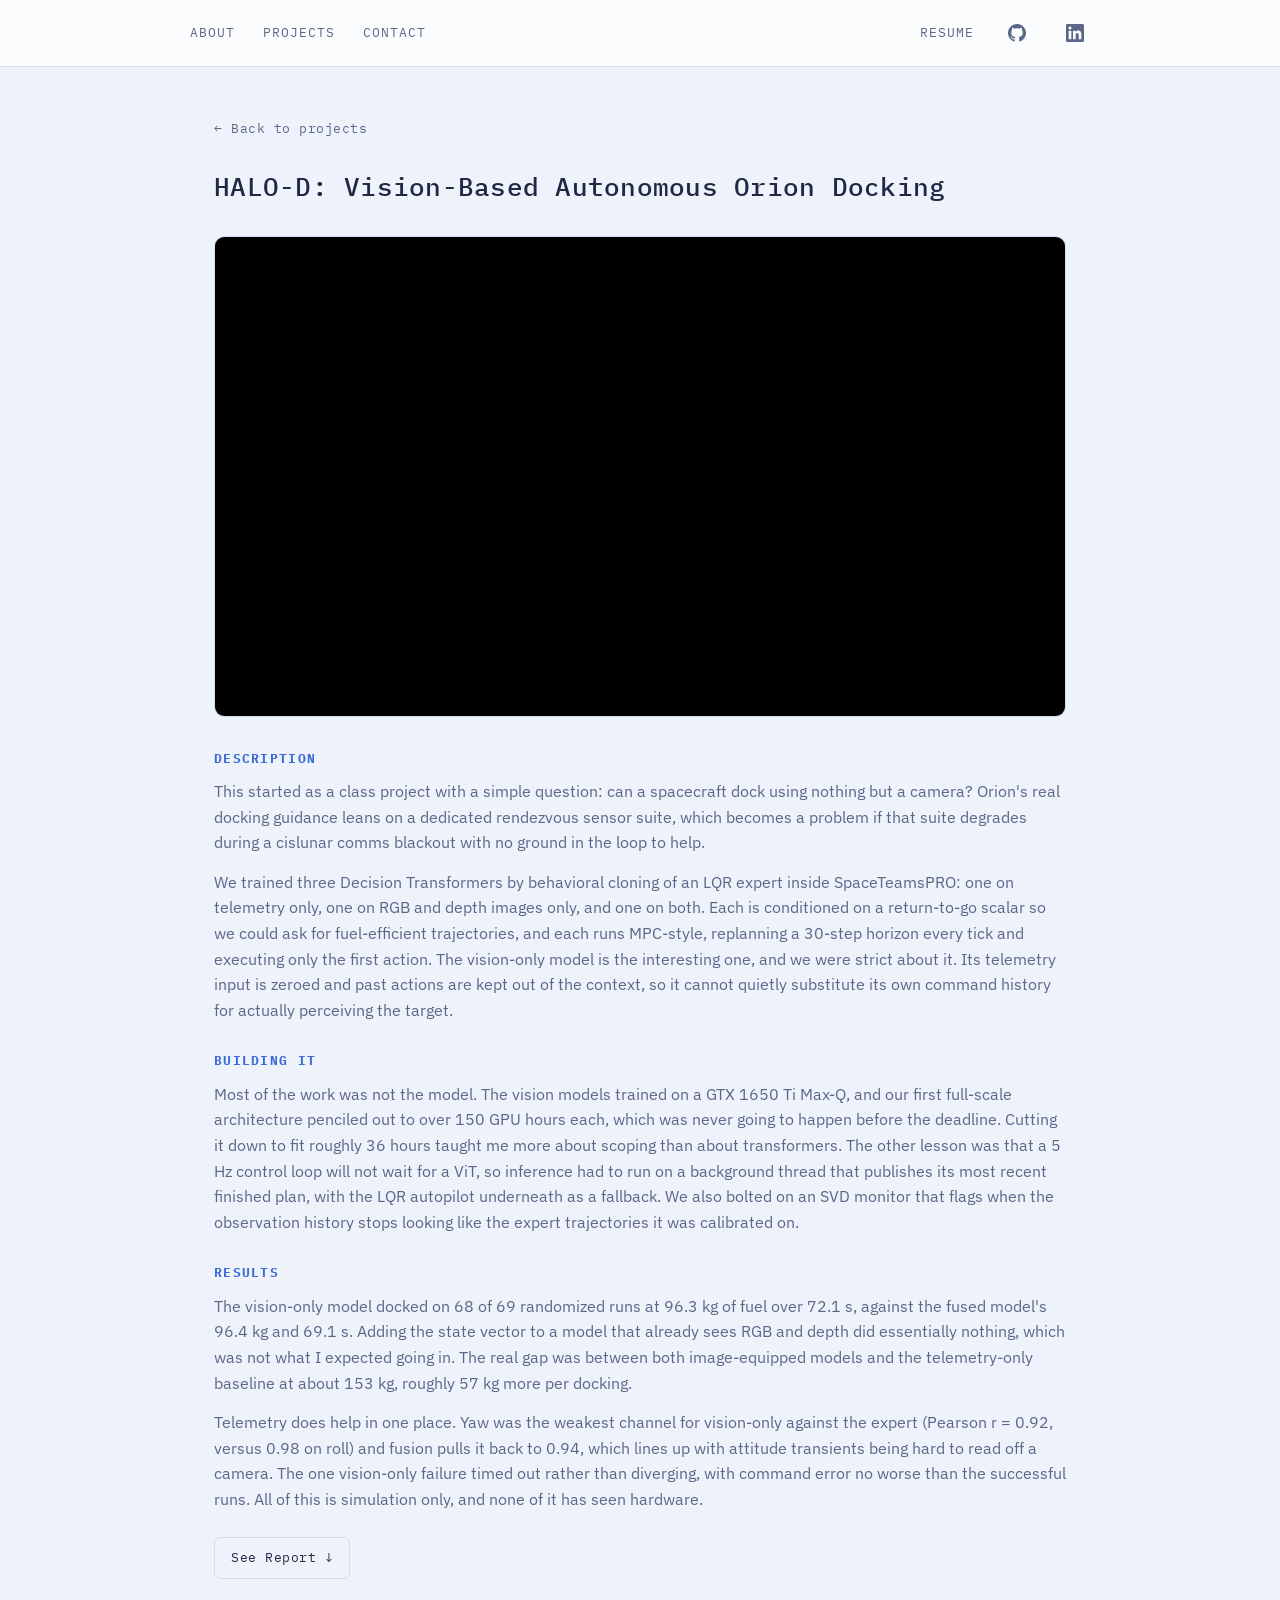
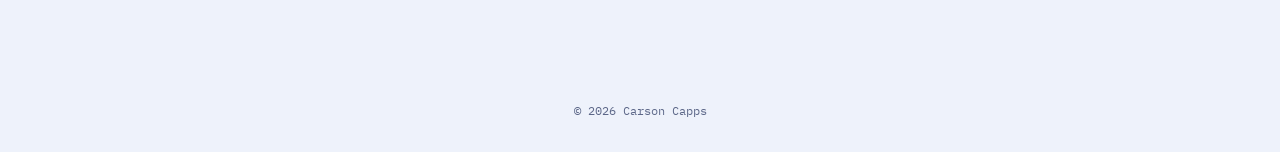
<file: projects/orion-docking.html>
<!DOCTYPE html>
<html lang="en">
<head>
  <meta charset="UTF-8" />
  <meta name="viewport" content="width=device-width, initial-scale=1.0" />
  <title>HALO-D — Carson Capps</title>
  <meta name="description" content="HALO-D: vision-based autonomous Orion docking with Decision Transformer guidance." />
  <link rel="icon" href="data:image/svg+xml,<svg xmlns=%22http://www.w3.org/2000/svg%22 viewBox=%220 0 100 100%22><rect width=%22100%22 height=%22100%22 rx=%2222%22 fill=%22%233d6cd6%22/><text x=%2250%22 y=%2268%22 font-family=%22monospace%22 font-size=%2242%22 font-weight=%22700%22 fill=%22%23ffffff%22 text-anchor=%22middle%22>CC</text></svg>" />

  <link rel="preconnect" href="https://fonts.googleapis.com" />
  <link rel="preconnect" href="https://fonts.gstatic.com" crossorigin />
  <link href="https://fonts.googleapis.com/css2?family=IBM+Plex+Mono:wght@300;400;500&family=IBM+Plex+Sans:ital,wght@0,300;0,400;0,600;1,300&display=swap" rel="stylesheet" />
  <link rel="stylesheet" href="../css/style.css" />
</head>
<body>

  <nav>
    <div class="nav-inner">
      <div class="nav-group">
        <a href="../index.html#about">About</a>
        <a href="../index.html#projects">Projects</a>
        <a href="../index.html#contact">Contact</a>
      </div>
      <div class="nav-group">
        <a href="../resume.pdf" download>Resume</a>
        <a class="icon-link" href="https://github.com/cacapps" target="_blank" rel="noopener" aria-label="GitHub">
          <svg viewBox="0 0 24 24" aria-hidden="true"><path d="M12 0c-6.626 0-12 5.373-12 12 0 5.302 3.438 9.8 8.207 11.387.599.111.793-.261.793-.577v-2.234c-3.338.726-4.033-1.416-4.033-1.416-.546-1.387-1.333-1.756-1.333-1.756-1.089-.745.083-.729.083-.729 1.205.084 1.839 1.237 1.839 1.237 1.07 1.834 2.807 1.304 3.492.997.107-.775.418-1.305.762-1.604-2.665-.305-5.467-1.334-5.467-5.931 0-1.311.469-2.381 1.236-3.221-.124-.303-.535-1.524.117-3.176 0 0 1.008-.322 3.301 1.23.957-.266 1.983-.399 3.003-.404 1.02.005 2.047.138 3.006.404 2.291-1.552 3.297-1.23 3.297-1.23.653 1.653.242 2.874.118 3.176.77.84 1.235 1.91 1.235 3.221 0 4.609-2.807 5.624-5.479 5.921.43.372.823 1.102.823 2.222v3.293c0 .319.192.694.801.576 4.765-1.589 8.199-6.086 8.199-11.386 0-6.627-5.373-12-12-12z"/></svg>
        </a>
        <a class="icon-link" href="https://www.linkedin.com/in/carson-capps/" target="_blank" rel="noopener" aria-label="LinkedIn">
          <svg viewBox="0 0 24 24" aria-hidden="true"><path d="M20.447 20.452h-3.554v-5.569c0-1.328-.027-3.037-1.852-3.037-1.853 0-2.136 1.445-2.136 2.939v5.667h-3.554V9h3.414v1.561h.049c.477-.9 1.637-1.85 3.37-1.85 3.601 0 4.267 2.37 4.267 5.455v6.286zM5.337 7.433c-1.144 0-2.063-.926-2.063-2.065 0-1.138.92-2.063 2.063-2.063 1.14 0 2.064.925 2.064 2.063 0 1.139-.925 2.065-2.064 2.065zm1.782 13.019H3.555V9h3.564v11.452zM22.225 0H1.771C.792 0 0 .774 0 1.729v20.542C0 23.227.792 24 1.771 24h20.451C23.2 24 24 23.227 24 22.271V1.729C24 .774 23.2 0 22.222 0h.003z"/></svg>
        </a>
      </div>
    </div>
  </nav>

  <div class="wrap">
    <section class="project-detail">
      <a class="back-link" href="../index.html#projects">← Back to projects</a>
      <h1>HALO-D: Vision-Based Autonomous Orion Docking</h1>

      <div class="video-card">
        <div class="video-embed">
          <iframe src="https://www.youtube-nocookie.com/embed/k2rEr26ZXBs" title="HALO-D Orion Docking" allow="accelerometer; autoplay; clipboard-write; encrypted-media; gyroscope; picture-in-picture" allowfullscreen></iframe>
        </div>
      </div>

      <h2>Description</h2>
      <p>This started as a class project with a simple question: can a spacecraft dock using nothing but a camera? Orion's real docking guidance leans on a dedicated rendezvous sensor suite, which becomes a problem if that suite degrades during a cislunar comms blackout with no ground in the loop to help.</p>

      <p>We trained three Decision Transformers by behavioral cloning of an LQR expert inside SpaceTeamsPRO: one on telemetry only, one on RGB and depth images only, and one on both. Each is conditioned on a return-to-go scalar so we could ask for fuel-efficient trajectories, and each runs MPC-style, replanning a 30-step horizon every tick and executing only the first action. The vision-only model is the interesting one, and we were strict about it. Its telemetry input is zeroed and past actions are kept out of the context, so it cannot quietly substitute its own command history for actually perceiving the target.</p>

      <h2>Building It</h2>
      <p>Most of the work was not the model. The vision models trained on a GTX 1650 Ti Max-Q, and our first full-scale architecture penciled out to over 150 GPU hours each, which was never going to happen before the deadline. Cutting it down to fit roughly 36 hours taught me more about scoping than about transformers. The other lesson was that a 5 Hz control loop will not wait for a ViT, so inference had to run on a background thread that publishes its most recent finished plan, with the LQR autopilot underneath as a fallback. We also bolted on an SVD monitor that flags when the observation history stops looking like the expert trajectories it was calibrated on.</p>

      <h2>Results</h2>
      <p>The vision-only model docked on 68 of 69 randomized runs at 96.3 kg of fuel over 72.1 s, against the fused model's 96.4 kg and 69.1 s. Adding the state vector to a model that already sees RGB and depth did essentially nothing, which was not what I expected going in. The real gap was between both image-equipped models and the telemetry-only baseline at about 153 kg, roughly 57 kg more per docking.</p>

      <p>Telemetry does help in one place. Yaw was the weakest channel for vision-only against the expert (Pearson r = 0.92, versus 0.98 on roll) and fusion pulls it back to 0.94, which lines up with attitude transients being hard to read off a camera. The one vision-only failure timed out rather than diverging, with command error no worse than the successful runs. All of this is simulation only, and none of it has seen hardware.</p>

      <div class="links-row">
        <a class="btn" href="../media/orion-docking/HALO_D_Final_Report.pdf" target="_blank" rel="noopener">See Report ↓</a>
      </div>
    </section>
  </div>

  <footer>© <span id="year"></span> Carson Capps</footer>

  <script>
    document.getElementById('year').textContent = new Date().getFullYear();
  </script>
</body>
</html>
</file>
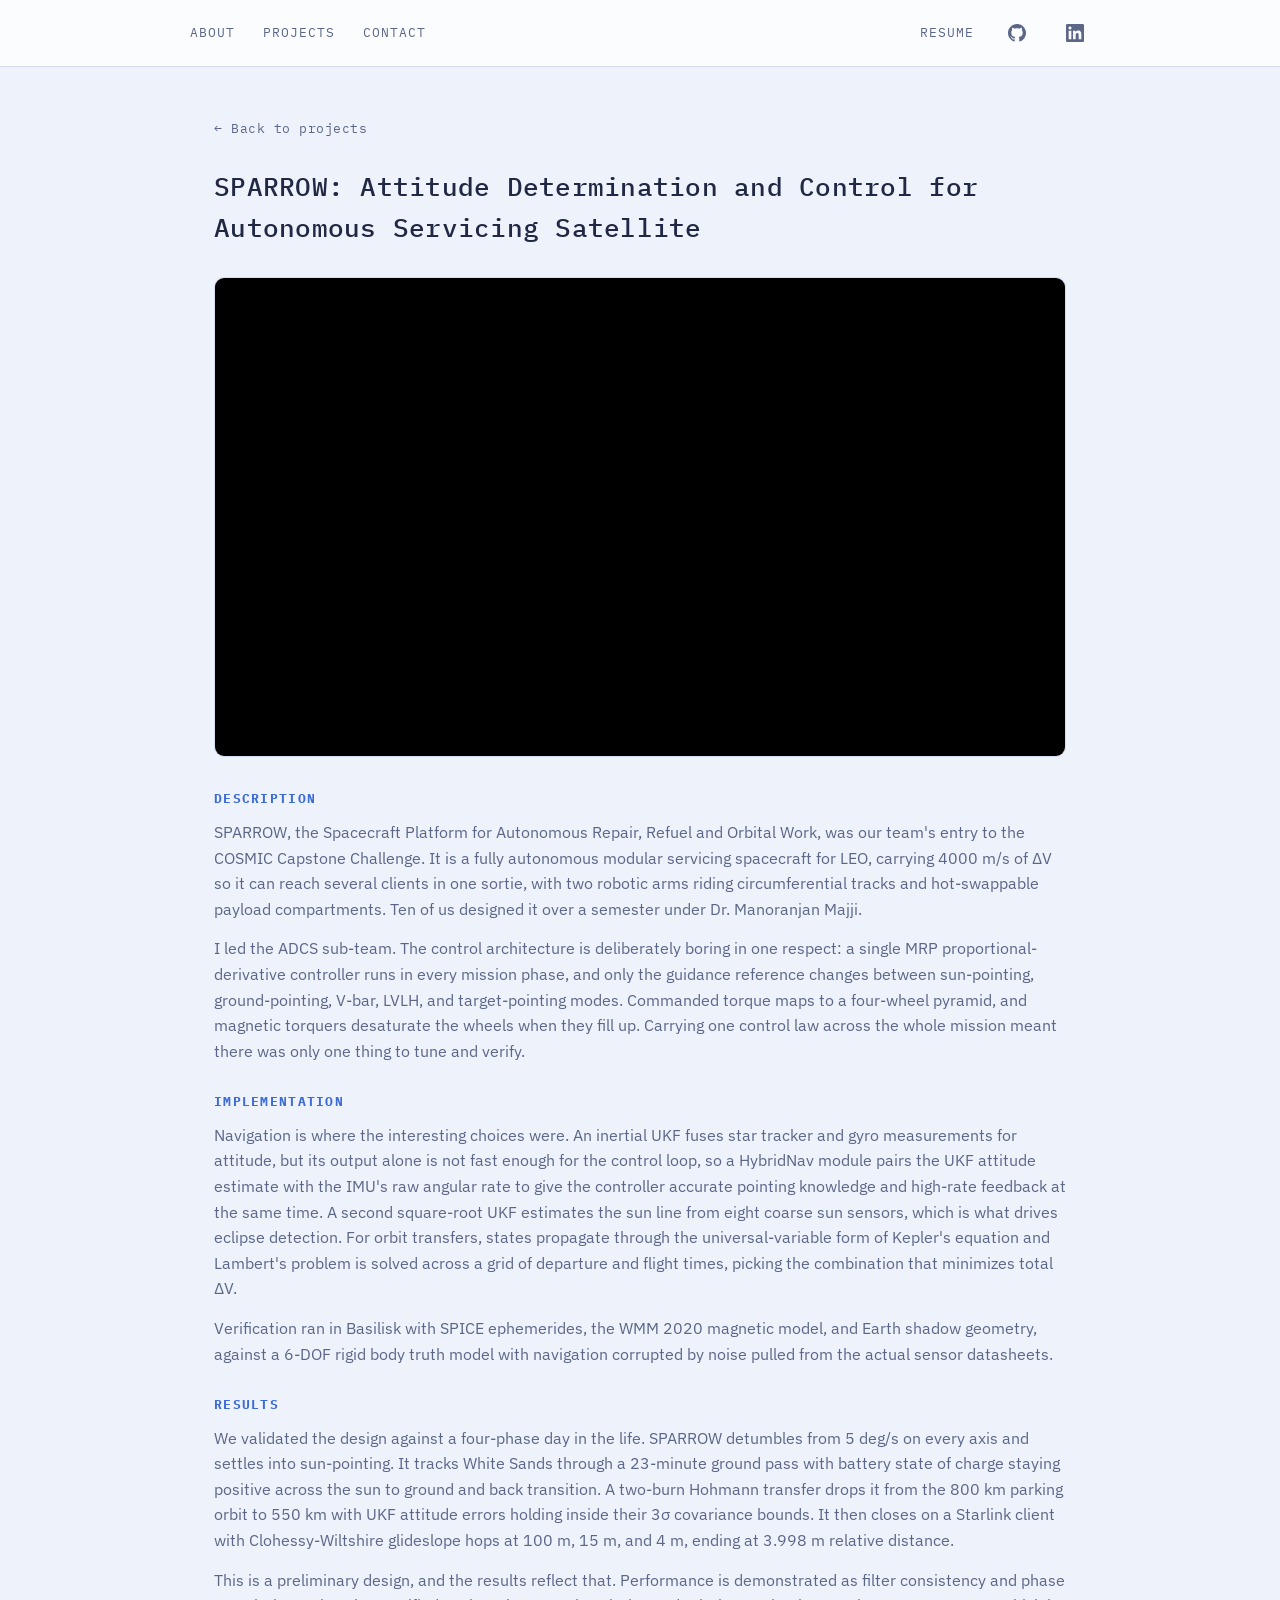
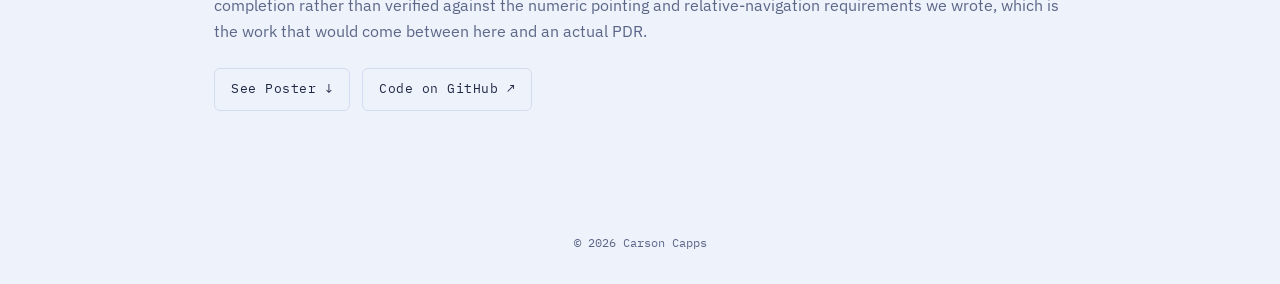
<file: projects/sparrow-adcs.html>
<!DOCTYPE html>
<html lang="en">
<head>
  <meta charset="UTF-8" />
  <meta name="viewport" content="width=device-width, initial-scale=1.0" />
  <title>SPARROW ADCS — Carson Capps</title>
  <meta name="description" content="SPARROW: attitude determination and control for an autonomous servicing satellite." />
  <link rel="icon" href="data:image/svg+xml,<svg xmlns=%22http://www.w3.org/2000/svg%22 viewBox=%220 0 100 100%22><rect width=%22100%22 height=%22100%22 rx=%2222%22 fill=%22%233d6cd6%22/><text x=%2250%22 y=%2268%22 font-family=%22monospace%22 font-size=%2242%22 font-weight=%22700%22 fill=%22%23ffffff%22 text-anchor=%22middle%22>CC</text></svg>" />

  <link rel="preconnect" href="https://fonts.googleapis.com" />
  <link rel="preconnect" href="https://fonts.gstatic.com" crossorigin />
  <link href="https://fonts.googleapis.com/css2?family=IBM+Plex+Mono:wght@300;400;500&family=IBM+Plex+Sans:ital,wght@0,300;0,400;0,600;1,300&display=swap" rel="stylesheet" />
  <link rel="stylesheet" href="../css/style.css" />
</head>
<body>

  <nav>
    <div class="nav-inner">
      <div class="nav-group">
        <a href="../index.html#about">About</a>
        <a href="../index.html#projects">Projects</a>
        <a href="../index.html#contact">Contact</a>
      </div>
      <div class="nav-group">
        <a href="../resume.pdf" download>Resume</a>
        <a class="icon-link" href="https://github.com/cacapps" target="_blank" rel="noopener" aria-label="GitHub">
          <svg viewBox="0 0 24 24" aria-hidden="true"><path d="M12 0c-6.626 0-12 5.373-12 12 0 5.302 3.438 9.8 8.207 11.387.599.111.793-.261.793-.577v-2.234c-3.338.726-4.033-1.416-4.033-1.416-.546-1.387-1.333-1.756-1.333-1.756-1.089-.745.083-.729.083-.729 1.205.084 1.839 1.237 1.839 1.237 1.07 1.834 2.807 1.304 3.492.997.107-.775.418-1.305.762-1.604-2.665-.305-5.467-1.334-5.467-5.931 0-1.311.469-2.381 1.236-3.221-.124-.303-.535-1.524.117-3.176 0 0 1.008-.322 3.301 1.23.957-.266 1.983-.399 3.003-.404 1.02.005 2.047.138 3.006.404 2.291-1.552 3.297-1.23 3.297-1.23.653 1.653.242 2.874.118 3.176.77.84 1.235 1.91 1.235 3.221 0 4.609-2.807 5.624-5.479 5.921.43.372.823 1.102.823 2.222v3.293c0 .319.192.694.801.576 4.765-1.589 8.199-6.086 8.199-11.386 0-6.627-5.373-12-12-12z"/></svg>
        </a>
        <a class="icon-link" href="https://www.linkedin.com/in/carson-capps/" target="_blank" rel="noopener" aria-label="LinkedIn">
          <svg viewBox="0 0 24 24" aria-hidden="true"><path d="M20.447 20.452h-3.554v-5.569c0-1.328-.027-3.037-1.852-3.037-1.853 0-2.136 1.445-2.136 2.939v5.667h-3.554V9h3.414v1.561h.049c.477-.9 1.637-1.85 3.37-1.85 3.601 0 4.267 2.37 4.267 5.455v6.286zM5.337 7.433c-1.144 0-2.063-.926-2.063-2.065 0-1.138.92-2.063 2.063-2.063 1.14 0 2.064.925 2.064 2.063 0 1.139-.925 2.065-2.064 2.065zm1.782 13.019H3.555V9h3.564v11.452zM22.225 0H1.771C.792 0 0 .774 0 1.729v20.542C0 23.227.792 24 1.771 24h20.451C23.2 24 24 23.227 24 22.271V1.729C24 .774 23.2 0 22.222 0h.003z"/></svg>
        </a>
      </div>
    </div>
  </nav>

  <div class="wrap">
    <section class="project-detail">
      <a class="back-link" href="../index.html#projects">← Back to projects</a>
      <h1>SPARROW: Attitude Determination and Control for Autonomous Servicing Satellite</h1>

      <div class="video-card">
        <div class="video-embed">
          <iframe src="https://www.youtube-nocookie.com/embed/GWpCso7aSgE" title="SPARROW ADCS" allow="accelerometer; autoplay; clipboard-write; encrypted-media; gyroscope; picture-in-picture" allowfullscreen></iframe>
        </div>
      </div>

      <h2>Description</h2>
      <p>SPARROW, the Spacecraft Platform for Autonomous Repair, Refuel and Orbital Work, was our team's entry to the COSMIC Capstone Challenge. It is a fully autonomous modular servicing spacecraft for LEO, carrying 4000 m/s of &Delta;V so it can reach several clients in one sortie, with two robotic arms riding circumferential tracks and hot-swappable payload compartments. Ten of us designed it over a semester under Dr. Manoranjan Majji.</p>

      <p>I led the ADCS sub-team. The control architecture is deliberately boring in one respect: a single MRP proportional-derivative controller runs in every mission phase, and only the guidance reference changes between sun-pointing, ground-pointing, V-bar, LVLH, and target-pointing modes. Commanded torque maps to a four-wheel pyramid, and magnetic torquers desaturate the wheels when they fill up. Carrying one control law across the whole mission meant there was only one thing to tune and verify.</p>

      <h2>Implementation</h2>
      <p>Navigation is where the interesting choices were. An inertial UKF fuses star tracker and gyro measurements for attitude, but its output alone is not fast enough for the control loop, so a HybridNav module pairs the UKF attitude estimate with the IMU's raw angular rate to give the controller accurate pointing knowledge and high-rate feedback at the same time. A second square-root UKF estimates the sun line from eight coarse sun sensors, which is what drives eclipse detection. For orbit transfers, states propagate through the universal-variable form of Kepler's equation and Lambert's problem is solved across a grid of departure and flight times, picking the combination that minimizes total &Delta;V.</p>

      <p>Verification ran in Basilisk with SPICE ephemerides, the WMM 2020 magnetic model, and Earth shadow geometry, against a 6-DOF rigid body truth model with navigation corrupted by noise pulled from the actual sensor datasheets.</p>

      <h2>Results</h2>
      <p>We validated the design against a four-phase day in the life. SPARROW detumbles from 5 deg/s on every axis and settles into sun-pointing. It tracks White Sands through a 23-minute ground pass with battery state of charge staying positive across the sun to ground and back transition. A two-burn Hohmann transfer drops it from the 800 km parking orbit to 550 km with UKF attitude errors holding inside their 3&sigma; covariance bounds. It then closes on a Starlink client with Clohessy-Wiltshire glideslope hops at 100 m, 15 m, and 4 m, ending at 3.998 m relative distance.</p>

      <p>This is a preliminary design, and the results reflect that. Performance is demonstrated as filter consistency and phase completion rather than verified against the numeric pointing and relative-navigation requirements we wrote, which is the work that would come between here and an actual PDR.</p>

      <div class="links-row">
        <a class="btn" href="../media/auto-service-adcs/48x36_Engineering%20Project%20Showcase_Poster_SPARROW.pptx.pdf" target="_blank" rel="noopener">See Poster ↓</a>
        <a class="btn" href="https://github.com/cacapps/sparrow-adcs" target="_blank" rel="noopener">Code on GitHub ↗</a>
      </div>
    </section>
  </div>

  <footer>© <span id="year"></span> Carson Capps</footer>

  <script>
    document.getElementById('year').textContent = new Date().getFullYear();
  </script>
</body>
</html>
</file>
<file: css/style.css>
:root {
  --bg: #eef2fb;
  --bg2: #ffffff;
  --bg3: #e4eaf9;
  --border: #d3dcf0;
  --text: #202844;
  --text-dim: #5c6788;
  --accent: #3d6cd6;
  --mono: 'IBM Plex Mono', monospace;
  --sans: 'IBM Plex Sans', sans-serif;
}

*, *::before, *::after { box-sizing: border-box; margin: 0; padding: 0; }

html { scroll-behavior: smooth; }

body {
  min-height: 100vh;
  color: var(--text);
  font-family: var(--sans);
  line-height: 1.6;
  -webkit-font-smoothing: antialiased;
  background: var(--bg);
}

footer {
  background: var(--bg);
}

/* ── NAV ── */
nav {
  position: sticky;
  top: 0;
  z-index: 50;
  padding: 18px 24px;
  background: rgba(255,255,255,0.75);
  backdrop-filter: blur(10px);
  border-bottom: 1px solid var(--border);
}

.nav-inner {
  max-width: 900px;
  margin: 0 auto;
  display: flex;
  justify-content: space-between;
  align-items: center;
  gap: 24px;
  flex-wrap: wrap;
}

.nav-group {
  display: flex;
  align-items: center;
  gap: 28px;
  flex-wrap: wrap;
}

nav a {
  color: var(--text-dim);
  text-decoration: none;
  font-family: var(--mono);
  font-size: 0.8rem;
  letter-spacing: 0.08em;
  text-transform: uppercase;
  transition: color 0.2s ease;
  white-space: nowrap;
}

nav a:hover { color: var(--accent); }

.icon-link {
  display: inline-flex;
  align-items: center;
  justify-content: center;
  width: 30px;
  height: 30px;
  color: var(--text-dim);
  transition: color 0.2s ease;
}

.icon-link:hover { color: var(--accent); }

.icon-link svg {
  width: 18px;
  height: 18px;
  fill: currentColor;
}

.wrap {
  max-width: 900px;
  margin: 0 auto;
  padding: 0 24px;
}

section {
  padding: 90px 0;
  border-bottom: 1px solid var(--border);
}

section:last-of-type { border-bottom: none; }

.section-label {
  font-family: var(--mono);
  font-size: 1.3rem;
  font-weight: 500;
  letter-spacing: 0.1em;
  text-transform: uppercase;
  color: var(--accent);
  margin-bottom: 14px;
}

/* ── HERO ── */
.hero {
  padding-top: 70px;
  padding-bottom: 60px;
  border-bottom: none;
}

.hero-grid {
  position: relative;
  z-index: 1;
  display: grid;
  grid-template-columns: 160px 1fr;
  gap: 36px;
  align-items: start;
}

@media (max-width: 560px) {
  .hero-grid { grid-template-columns: 1fr; text-align: center; }
  .headshot { margin: 0 auto; }
}

.headshot {
  width: 160px;
  aspect-ratio: 1 / 1;
  border-radius: 50%;
  overflow: hidden;
  border: 1px solid var(--border);
}

.headshot img {
  width: 100%;
  height: 100%;
  object-fit: cover;
  object-position: 58% 35%;
}

.hero h1 {
  font-family: var(--mono);
  font-size: 2rem;
  font-weight: 500;
  color: var(--text);
  letter-spacing: 0.01em;
}

.hero p.tagline {
  font-family: var(--mono);
  color: var(--accent);
  font-weight: 500;
  letter-spacing: 0.03em;
  margin-top: 8px;
  font-size: 1.05rem;
}

.hero p.bio {
  color: var(--text-dim);
  margin-top: 18px;
  max-width: 560px;
  min-height: 3em;
}

.about-block {
  margin-top: 28px;
  max-width: 560px;
  padding-top: 16px;
  border-top: 1px solid var(--border);
}

.about-block h3 {
  font-family: var(--mono);
  font-size: 0.75rem;
  letter-spacing: 0.12em;
  text-transform: uppercase;
  color: var(--accent);
  margin-bottom: 8px;
}

.about-block p {
  color: var(--text-dim);
  min-height: 1.6em;
}

.about-block p strong {
  color: var(--text);
  font-weight: 600;
}

#contact .links-row {
  flex-direction: column;
  align-items: flex-start;
}

.links-row {
  display: flex;
  flex-wrap: wrap;
  gap: 12px;
  margin-top: 24px;
}

.btn {
  display: inline-flex;
  align-items: center;
  gap: 8px;
  padding: 10px 16px;
  border: 1px solid var(--border);
  border-radius: 6px;
  color: var(--text);
  text-decoration: none;
  font-family: var(--mono);
  font-size: 0.8rem;
  letter-spacing: 0.04em;
  transition: border-color 0.2s ease, color 0.2s ease;
}

.btn:hover { border-color: var(--accent); color: var(--accent); }

/* ── PROJECTS GRID ── */
.grid {
  display: grid;
  grid-template-columns: 1fr 1fr;
  gap: 28px;
}

@media (max-width: 640px) {
  .grid { grid-template-columns: 1fr; }
}

.project { display: flex; flex-direction: column; }

.project-link {
  display: block;
  text-decoration: none;
  color: inherit;
}

.tile {
  position: relative;
  aspect-ratio: 4 / 3;
  border-radius: 10px;
  border: 1px solid var(--border);
  background: var(--bg2);
  overflow: hidden;
  cursor: pointer;
  display: flex;
  align-items: center;
  justify-content: center;
  transition: transform 0.2s ease, border-color 0.2s ease;
}

.tile:hover { transform: translateY(-3px); border-color: var(--accent); }

.tile.placeholder {
  background: radial-gradient(circle at 30% 30%, rgba(143,180,255,0.15), transparent 60%), var(--bg2);
}

.tile.placeholder::after {
  content: 'ADD IMAGE';
  font-family: var(--mono);
  font-size: 0.7rem;
  letter-spacing: 0.15em;
  color: var(--text-dim);
}

.tile img { width: 100%; height: 100%; object-fit: cover; }

.tile.contain { background: #000; }
.tile.contain img { object-fit: contain; }

.tile .play-badge {
  position: absolute;
  inset: 0;
  display: flex;
  align-items: center;
  justify-content: center;
  background: rgba(32,40,68,0.10);
  opacity: 0;
  transition: opacity 0.2s ease;
}

.tile:hover .play-badge { opacity: 1; background: rgba(32,40,68,0.30); }

.play-badge span {
  width: 52px;
  height: 52px;
  border-radius: 50%;
  background: rgba(255,255,255,0.9);
  border: 1px solid var(--accent);
  display: flex;
  align-items: center;
  justify-content: center;
}

.play-badge span::before {
  content: '';
  border-style: solid;
  border-width: 8px 0 8px 13px;
  border-color: transparent transparent transparent var(--accent);
  margin-left: 3px;
}

.project h2 {
  font-family: var(--mono);
  font-size: 0.95rem;
  font-weight: 500;
  margin-top: 16px;
  color: var(--text);
}

.project p { color: var(--text-dim); font-size: 0.9rem; margin-top: 6px; }

/* ── CONTACT ── */
.contact-text { color: var(--text-dim); max-width: 560px; margin-bottom: 24px; }

footer {
  text-align: center;
  padding: 32px 24px;
  color: var(--text-dim);
  font-family: var(--mono);
  font-size: 0.75rem;
}

/* ── PROJECT DETAIL PAGE ── */
.back-link {
  display: inline-flex;
  align-items: center;
  gap: 6px;
  color: var(--text-dim);
  text-decoration: none;
  font-family: var(--mono);
  font-size: 0.8rem;
  letter-spacing: 0.04em;
  margin-bottom: 28px;
  transition: color 0.2s ease;
}

.back-link:hover { color: var(--accent); }

.project-detail {
  padding-top: 48px;
}

.project-detail h1 {
  font-family: var(--mono);
  font-size: 1.6rem;
  font-weight: 500;
  color: var(--text);
  letter-spacing: 0.01em;
  margin-bottom: 28px;
}

.video-card {
  background: var(--bg2);
  border: 1px solid var(--border);
  border-radius: 10px;
  overflow: hidden;
  margin-bottom: 32px;
}

.video-card video {
  width: 100%;
  display: block;
  max-height: 65vh;
  background: #000;
}

.video-card img {
  width: 100%;
  display: block;
  max-height: 75vh;
  object-fit: contain;
  background: #000;
}

.video-card.image-card {
  background: none;
  border: none;
  border-radius: 0;
  display: flex;
  justify-content: center;
}

.video-card.image-card img {
  width: auto;
  max-width: 100%;
  border: 1px solid var(--border);
  border-radius: 10px;
}

.figure { margin: 22px 0; }

.figure img {
  width: 100%;
  display: block;
  border: 1px solid var(--border);
  border-radius: 10px;
}

.video-card .video-embed {
  position: relative;
  width: 100%;
  aspect-ratio: 16 / 9;
  background: #000;
}

.video-card .video-embed iframe {
  position: absolute;
  inset: 0;
  width: 100%;
  height: 100%;
  border: 0;
}

.project-detail h2 {
  font-family: var(--mono);
  color: var(--accent);
  font-size: 0.8rem;
  letter-spacing: 0.1em;
  text-transform: uppercase;
  margin-top: 28px;
  margin-bottom: 10px;
}

.project-detail h2:first-of-type { margin-top: 0; }

.project-detail p { color: var(--text-dim); }

.project-detail p + p { margin-top: 14px; }

.citation {
  font-family: var(--mono);
  font-size: 0.78rem;
  color: var(--text-dim);
  margin-top: 10px;
}
</file>
